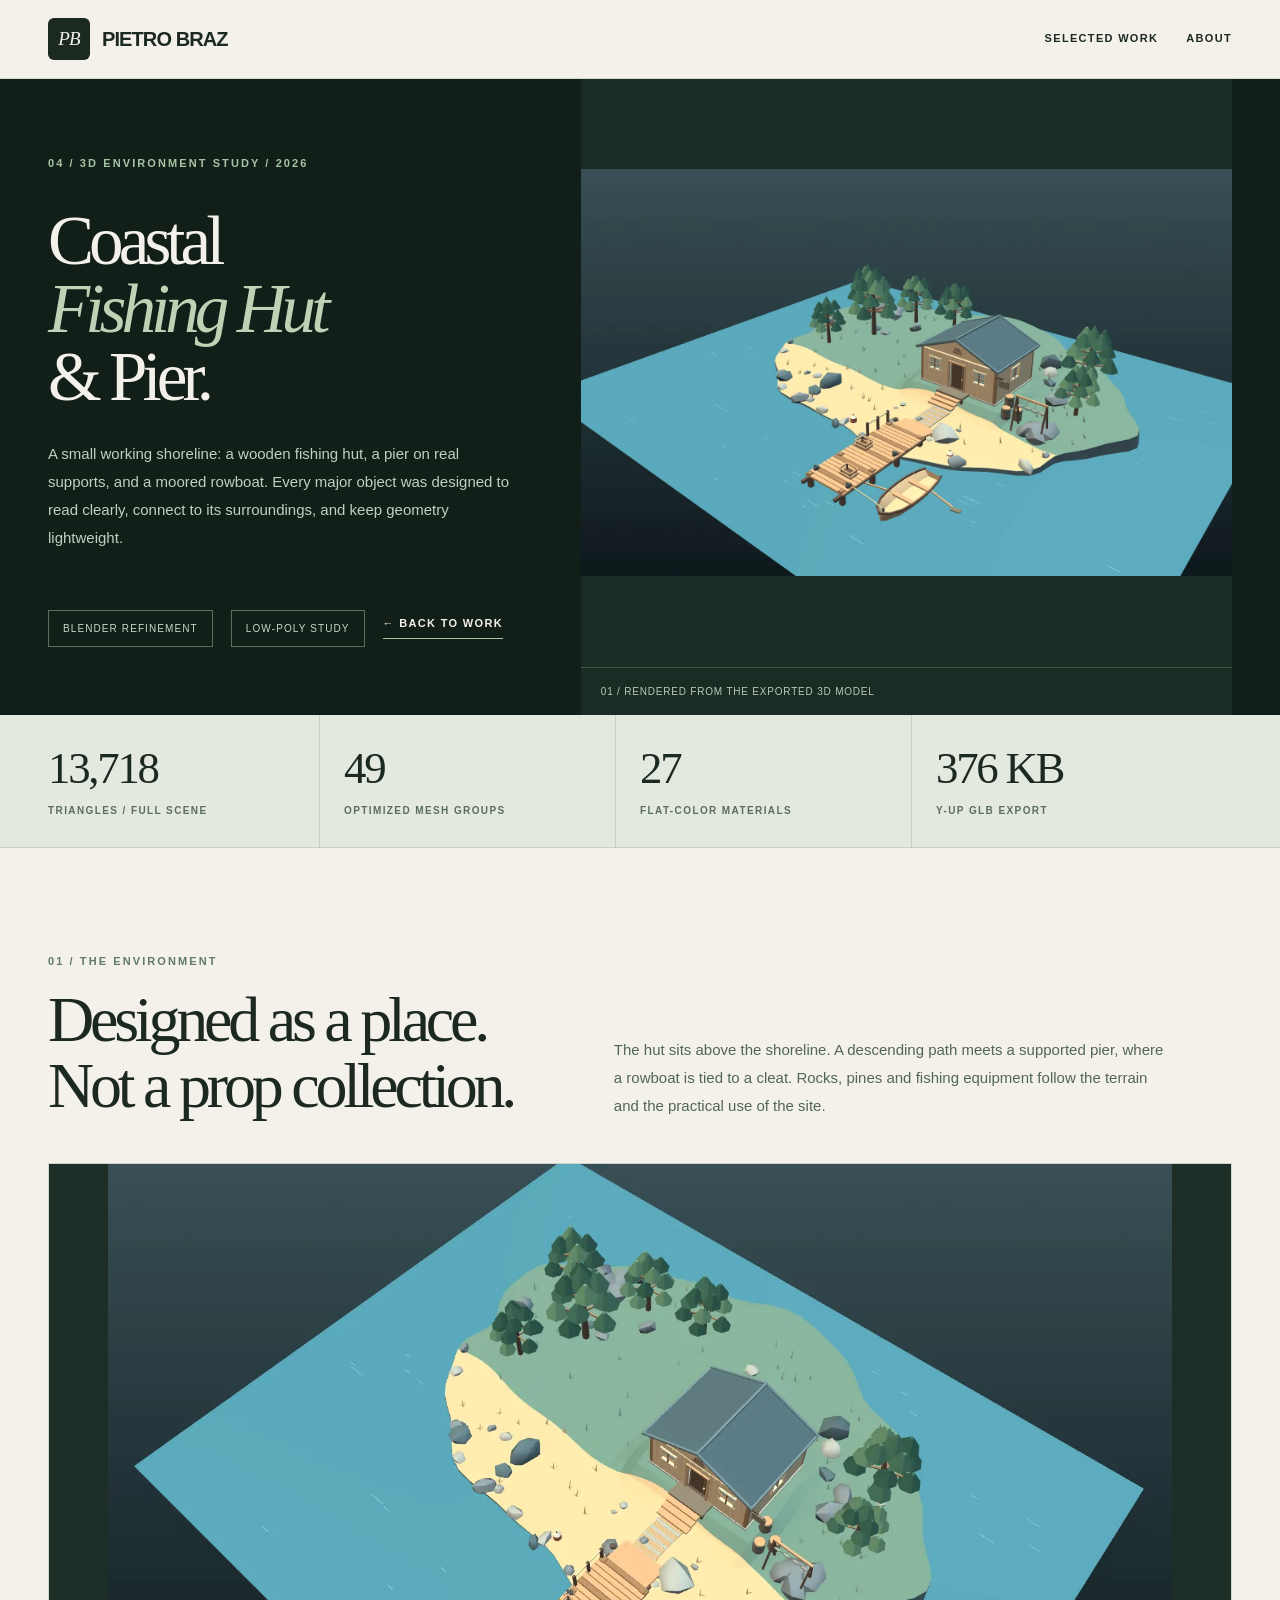
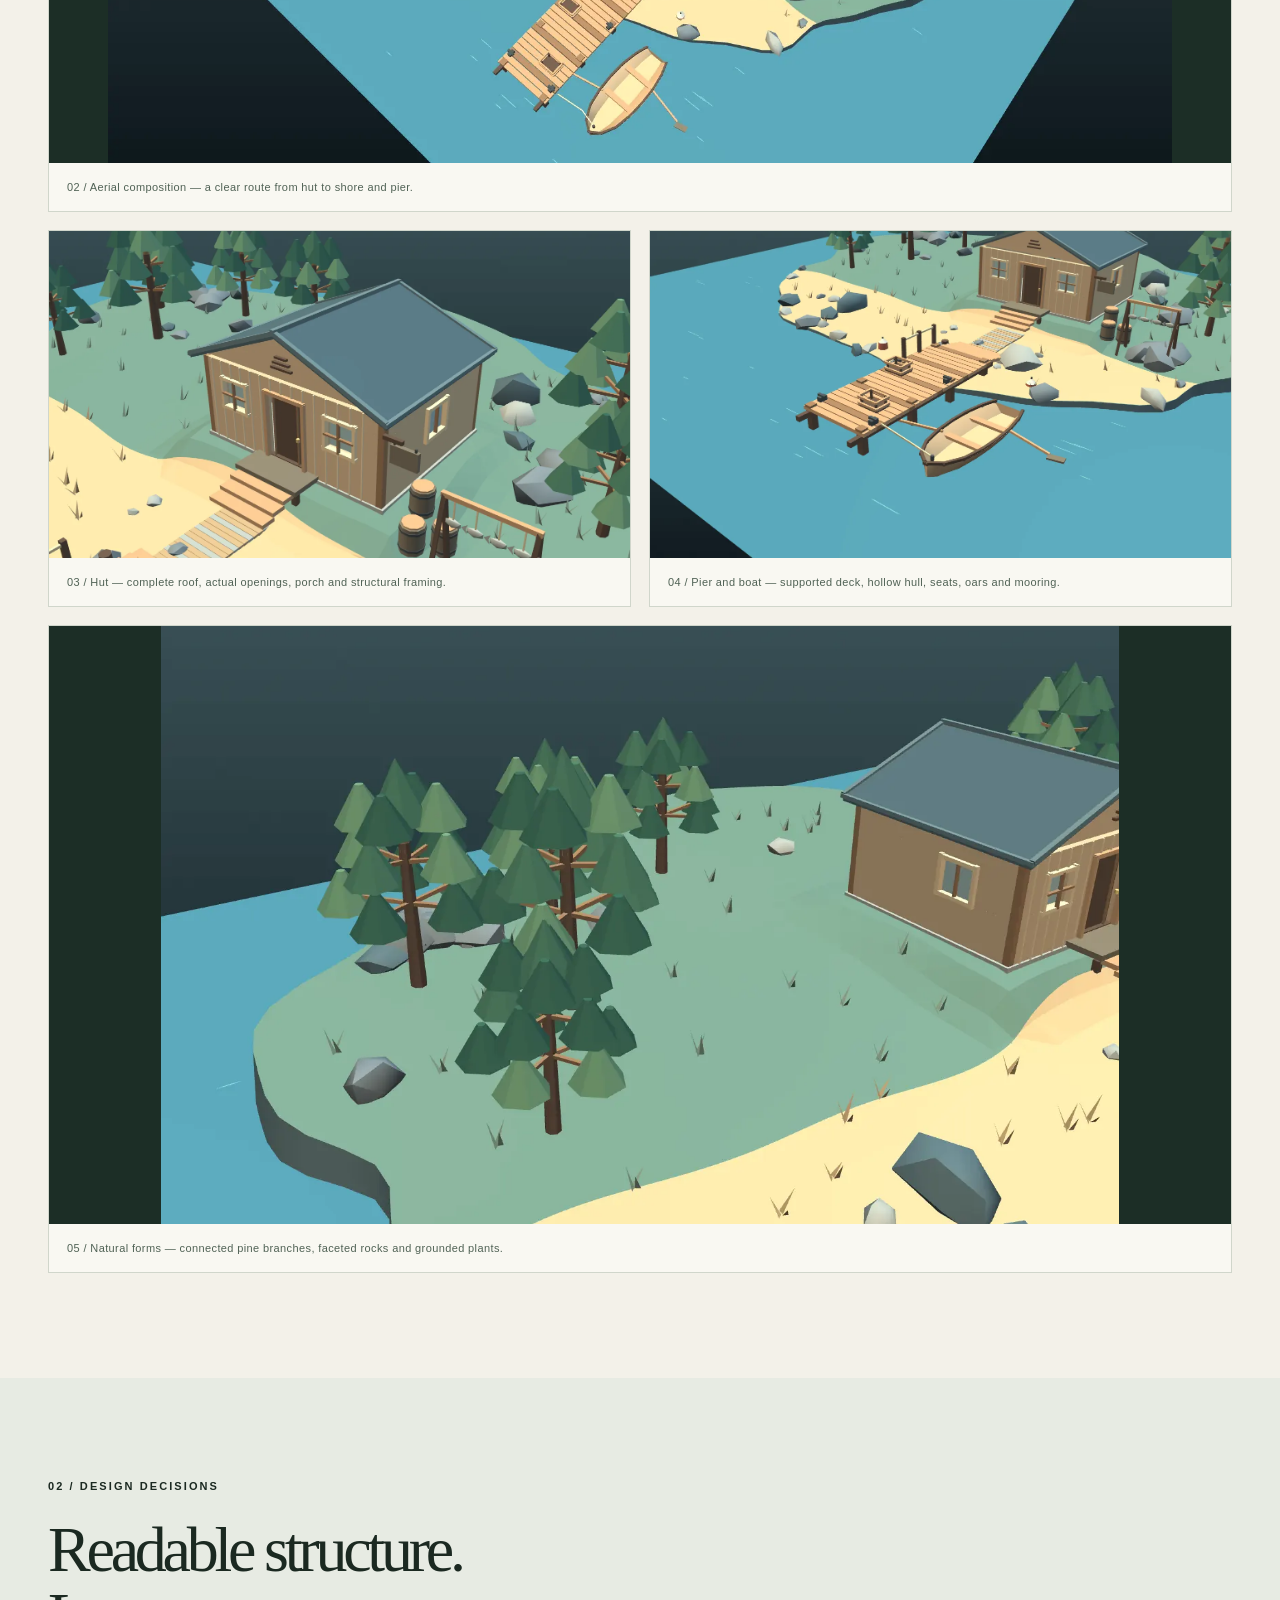
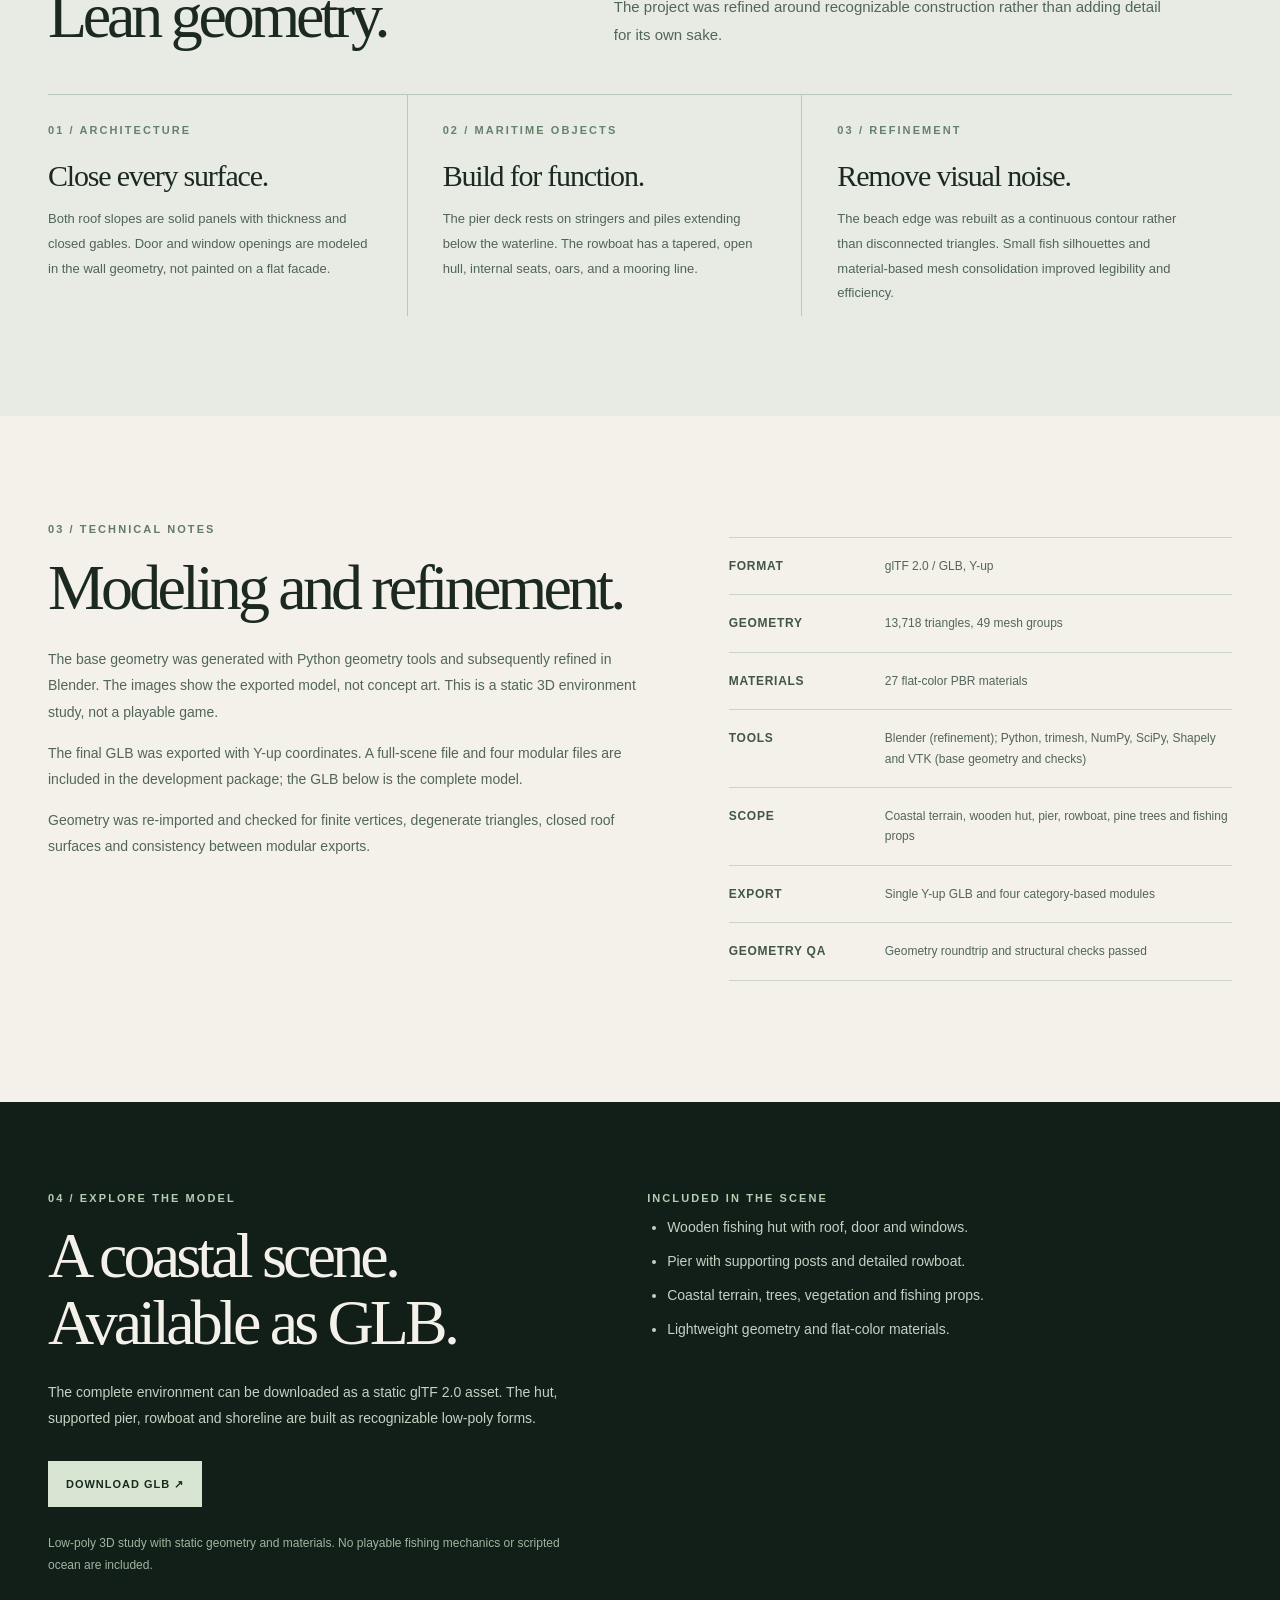
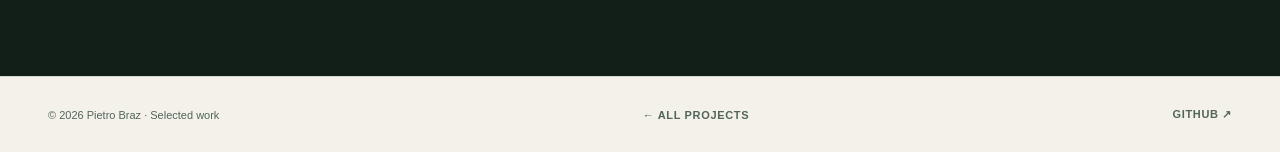
<file: projects/coastal-fishing-hut-pier.html>
<!doctype html>
<html lang="en">
<head>
<meta charset="utf-8">
<meta name="viewport" content="width=device-width, initial-scale=1">
<meta name="theme-color" content="#1b2921">
<meta name="author" content="Pietro Braz">
<meta name="description" content="Coastal Fishing Hut & Pier is an original low-poly 3D environment study: a complete wooden fishing hut, supported pier, hollow rowboat and coherent coastal terrain. View real model renders and technical notes.">
<meta name="robots" content="index, follow, max-image-preview:large">
<link rel="canonical" href="https://pie030.github.io/projects/coastal-fishing-hut-pier.html">
<link rel="icon" href="../favicon.svg" type="image/svg+xml">
<meta property="og:type" content="article">
<meta property="og:title" content="Coastal Fishing Hut & Pier — Pietro Braz">
<meta property="og:description" content="An original low-poly coastal environment study: 13,718 triangles, 49 mesh groups, a hollow rowboat and a downloadable Y-up GLB.">
<meta property="og:url" content="https://pie030.github.io/projects/coastal-fishing-hut-pier.html">
<meta property="og:image" content="https://pie030.github.io/assets/coastal-social.jpg">
<meta property="og:image:width" content="1200"><meta property="og:image:height" content="630">
<meta name="twitter:card" content="summary_large_image">
<meta name="twitter:image" content="https://pie030.github.io/assets/coastal-social.jpg">
<title>Coastal Fishing Hut & Pier — Pietro Braz</title>
<link rel="stylesheet" href="../css/creekside.css">
</head>
<body>
<a class="skip" href="#main">Skip to content</a>
<header class="header"><div class="wrap header-inner"><a class="brand" href="../index.html" aria-label="Pietro Braz, portfolio home"><span class="mark" aria-hidden="true">PB</span><span>PIETRO BRAZ</span></a><nav class="nav" aria-label="Project navigation"><a href="../index.html#work">Selected work</a><a href="../index.html#about">About</a></nav></div></header>
<main id="main">
<section class="hero"><div class="wrap hero-grid">
<div class="hero-copy"><div><div class="eyebrow">04 / 3D Environment Study / 2026</div><h1>Coastal<br><em>Fishing Hut</em><br>&amp; Pier.</h1><p>A small working shoreline: a wooden fishing hut, a pier on real supports, and a moored rowboat. Every major object was designed to read clearly, connect to its surroundings, and keep geometry lightweight.</p></div><div class="hero-bottom"><span class="pill">Blender refinement</span><span class="pill">Low-poly study</span><a class="back" href="../index.html#work">← Back to work</a></div></div>
<figure class="hero-visual"><img src="../assets/coastal-hero.webp" width="1600" height="1000" alt="Actual 3D render of a low-poly fishing hut on an island, with a wooden pier, rowboat, sandy shore and pines" fetchpriority="high"><figcaption>01 / Rendered from the exported 3D model</figcaption></figure>
</div></section>
<div class="stats"><div class="wrap stats-grid"><div class="stat"><strong>13,718</strong><span>Triangles / Full scene</span></div><div class="stat"><strong>49</strong><span>Optimized mesh groups</span></div><div class="stat"><strong>27</strong><span>Flat-color materials</span></div><div class="stat"><strong>376 KB</strong><span>Y-up GLB export</span></div></div></div>
<section class="section" id="scene"><div class="wrap"><div class="section-head"><div><div class="eyebrow">01 / The environment</div><h2>Designed as a place.<br>Not a prop collection.</h2></div><p>The hut sits above the shoreline. A descending path meets a supported pier, where a rowboat is tied to a cleat. Rocks, pines and fishing equipment follow the terrain and the practical use of the site.</p></div>
<div class="gallery">
<figure class="frame wide"><img src="../assets/coastal-aerial.webp" alt="Aerial view showing the hut, descending path, supported pier, boat, beach and wooded headland" width="1600" height="900" loading="lazy"><figcaption>02 / Aerial composition — a clear route from hut to shore and pier.</figcaption></figure>
<figure class="frame half"><img src="../assets/coastal-hut.webp" alt="Close-up of the wooden fishing hut with fully closed gabled roof, actual window openings, door, porch and stairs" width="1400" height="875" loading="lazy"><figcaption>03 / Hut — complete roof, actual openings, porch and structural framing.</figcaption></figure>
<figure class="frame half"><img src="../assets/coastal-boat.webp" alt="Close-up of the pier with support piles below the water, crates, cleats and a hollow tapered rowboat with oars" width="1400" height="875" loading="lazy"><figcaption>04 / Pier and boat — supported deck, hollow hull, seats, oars and mooring.</figcaption></figure>
<figure class="frame wide"><img src="../assets/coastal-nature.webp" alt="Faceted pines with connected trunks and branches, coastal rocks and grasses on the land" width="1400" height="875" loading="lazy"><figcaption>05 / Natural forms — connected pine branches, faceted rocks and grounded plants.</figcaption></figure>
</div></div></section>
<section class="process"><div class="wrap"><div class="eyebrow">02 / Design decisions</div><div class="section-head" style="margin-top:4px;margin-bottom:0"><h2>Readable structure.<br>Lean geometry.</h2><p>The project was refined around recognizable construction rather than adding detail for its own sake.</p></div><div class="process-grid">
<div class="process-item"><div class="eyebrow">01 / Architecture</div><h3>Close every surface.</h3><p>Both roof slopes are solid panels with thickness and closed gables. Door and window openings are modeled in the wall geometry, not painted on a flat facade.</p></div>
<div class="process-item"><div class="eyebrow">02 / Maritime objects</div><h3>Build for function.</h3><p>The pier deck rests on stringers and piles extending below the waterline. The rowboat has a tapered, open hull, internal seats, oars, and a mooring line.</p></div>
<div class="process-item"><div class="eyebrow">03 / Refinement</div><h3>Remove visual noise.</h3><p>The beach edge was rebuilt as a continuous contour rather than disconnected triangles. Small fish silhouettes and material-based mesh consolidation improved legibility and efficiency.</p></div>
</div></div></section>
<section class="section"><div class="wrap details"><div><div class="eyebrow">03 / Technical notes</div><h2>Modeling and refinement.</h2><p>The base geometry was generated with Python geometry tools and subsequently refined in Blender. The images show the exported model, not concept art. This is a static 3D environment study, not a playable game.</p><p>The final GLB was exported with Y-up coordinates. A full-scene file and four modular files are included in the development package; the GLB below is the complete model.</p><p>Geometry was re-imported and checked for finite vertices, degenerate triangles, closed roof surfaces and consistency between modular exports.</p></div><dl class="facts"><div class="fact"><dt>Format</dt><dd>glTF 2.0 / GLB, Y-up</dd></div><div class="fact"><dt>Geometry</dt><dd>13,718 triangles, 49 mesh groups</dd></div><div class="fact"><dt>Materials</dt><dd>27 flat-color PBR materials</dd></div><div class="fact"><dt>Tools</dt><dd>Blender (refinement); Python, trimesh, NumPy, SciPy, Shapely and VTK (base geometry and checks)</dd></div><div class="fact"><dt>Scope</dt><dd>Coastal terrain, wooden hut, pier, rowboat, pine trees and fishing props</dd></div><div class="fact"><dt>Export</dt><dd>Single Y-up GLB and four category-based modules</dd></div><div class="fact"><dt>Geometry QA</dt><dd>Geometry roundtrip and structural checks passed</dd></div></dl></div></section>
<section class="status"><div class="wrap status-grid"><div><div class="eyebrow">04 / Explore the model</div><h2>A coastal scene.<br>Available as GLB.</h2><p>The complete environment can be downloaded as a static glTF 2.0 asset. The hut, supported pier, rowboat and shoreline are built as recognizable low-poly forms.</p><div class="actions"><a class="action primary" href="../assets/coastal-fishing-hut-pier-yup.glb" download>Download GLB ↗</a></div><p class="status-note">Low-poly 3D study with static geometry and materials. No playable fishing mechanics or scripted ocean are included.</p></div><div><div class="eyebrow">Included in the scene</div><ul><li>Wooden fishing hut with roof, door and windows.</li><li>Pier with supporting posts and detailed rowboat.</li><li>Coastal terrain, trees, vegetation and fishing props.</li><li>Lightweight geometry and flat-color materials.</li></ul></div></div></section>
</main>
<footer class="footer"><div class="wrap footer-inner"><span>© 2026 Pietro Braz · Selected work</span><a href="../index.html#work">← All projects</a><a href="https://github.com/pie030" target="_blank" rel="noopener noreferrer">GitHub ↗</a></div></footer>
</body></html>
</file>
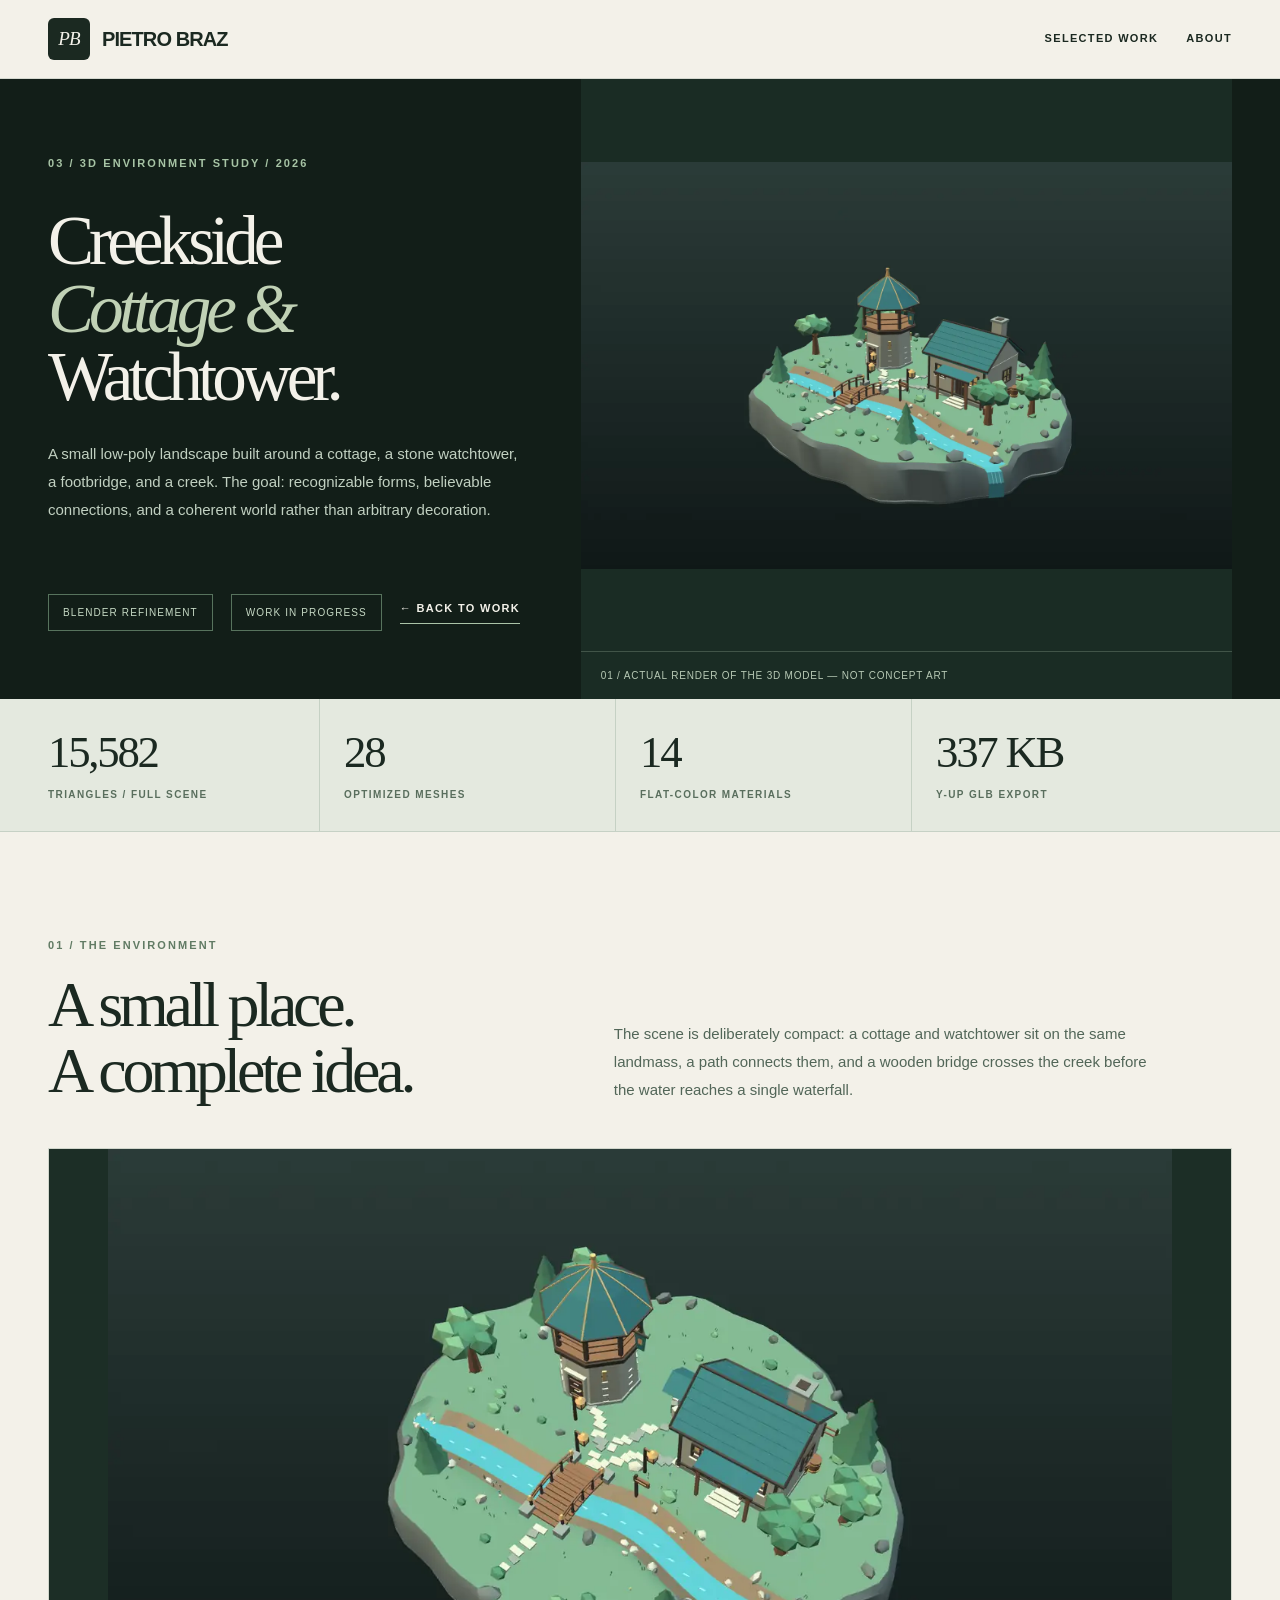
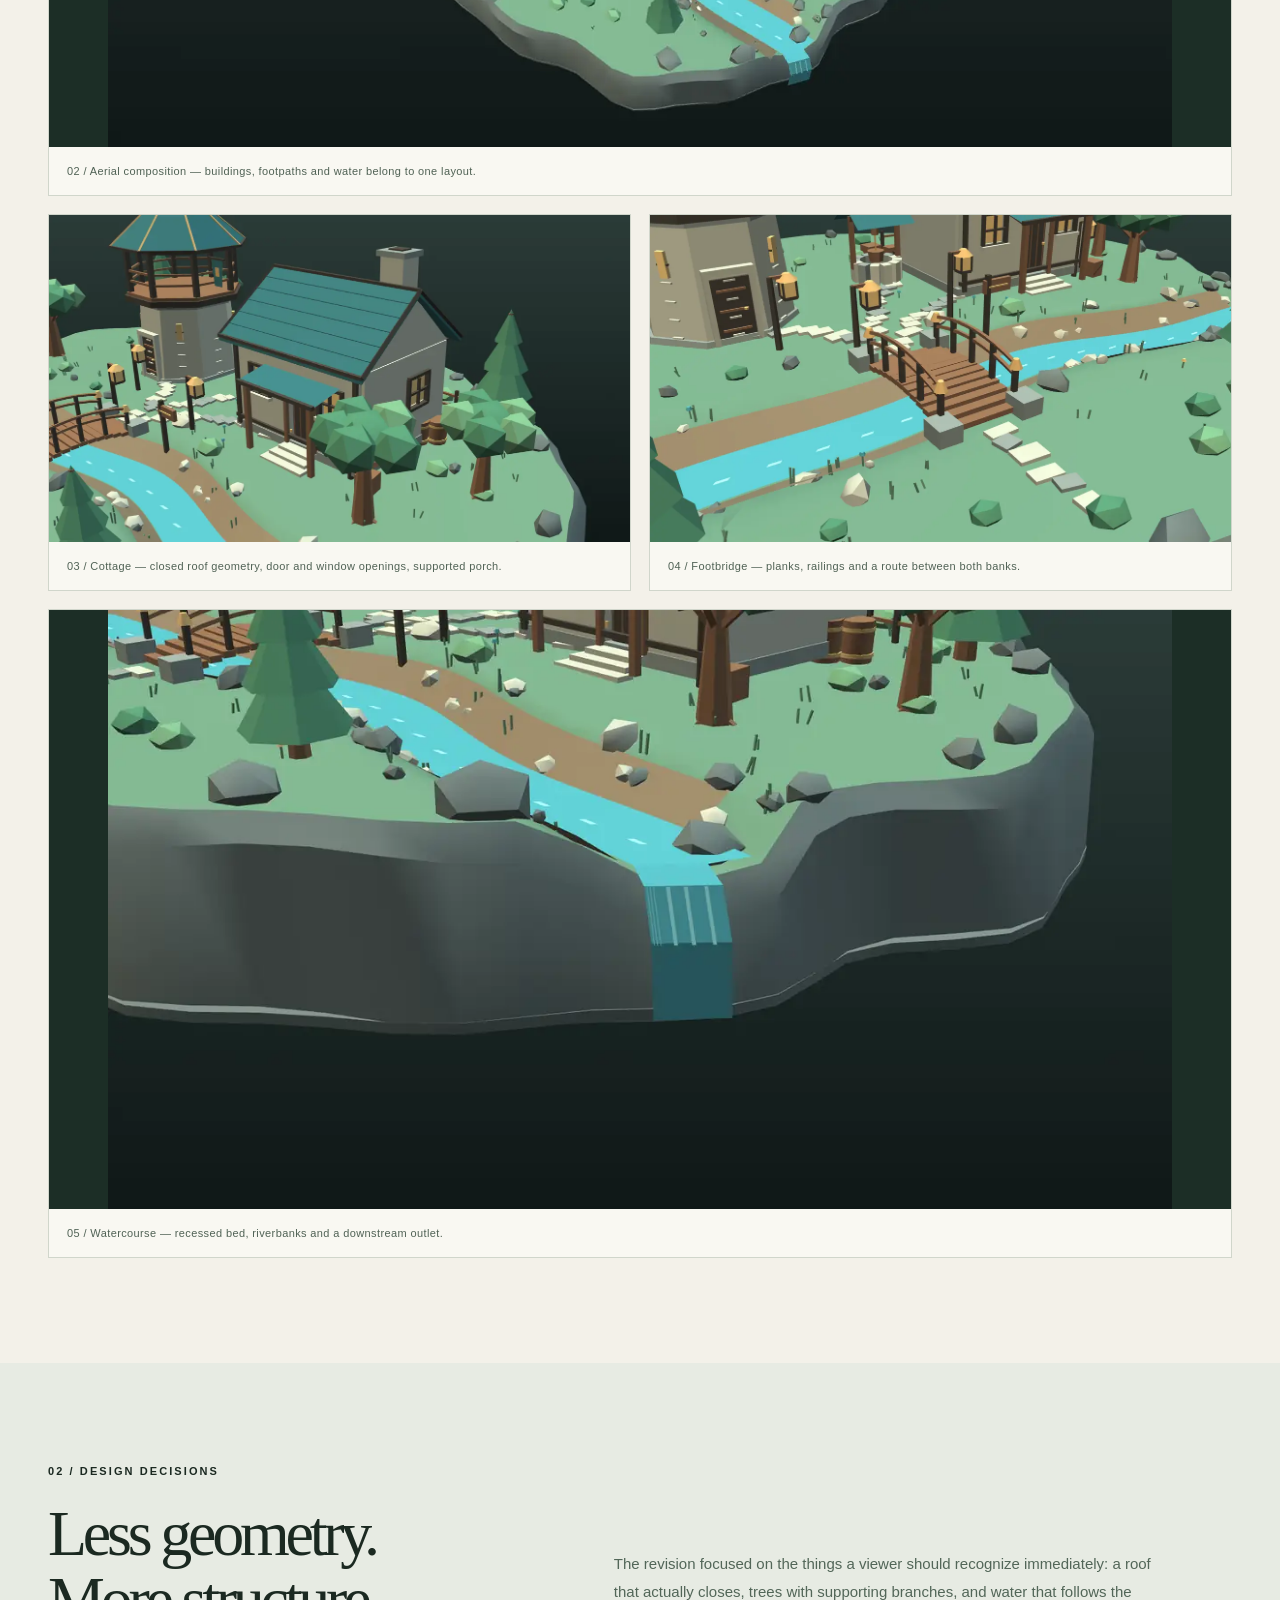
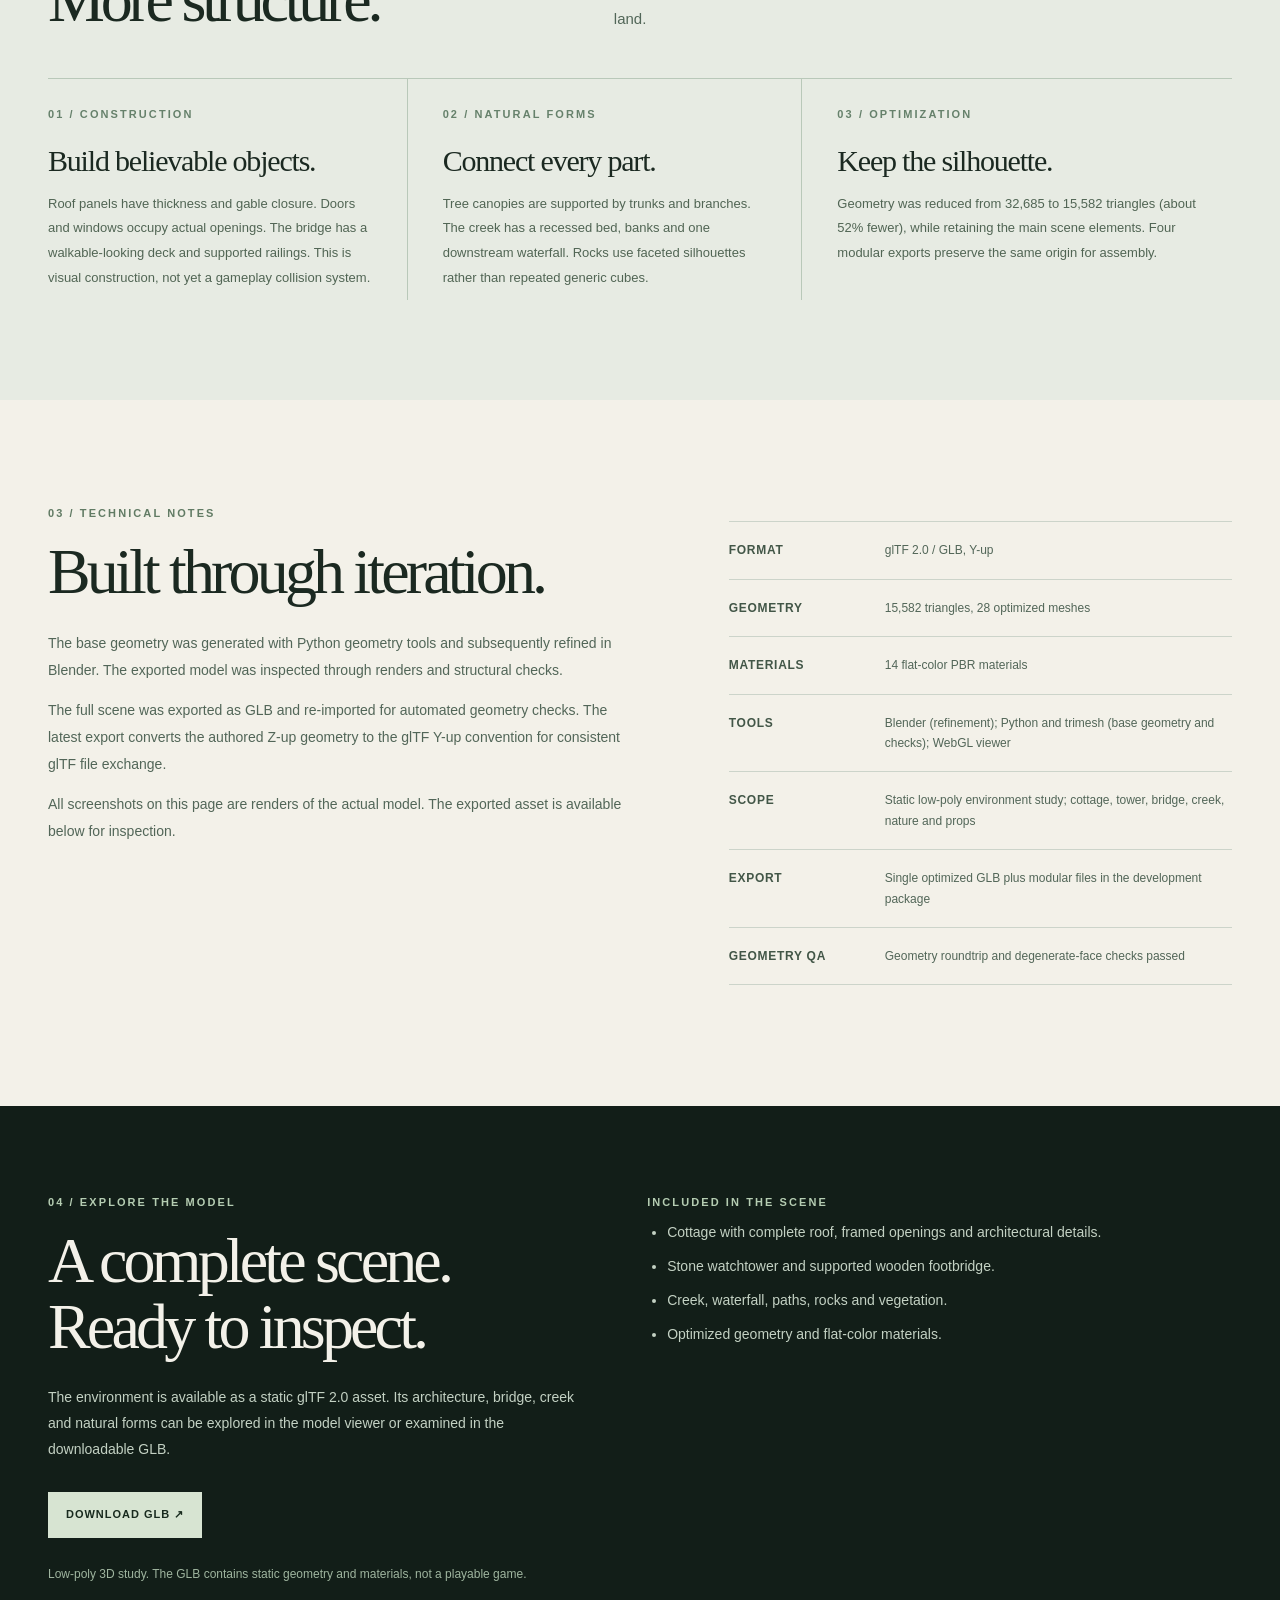
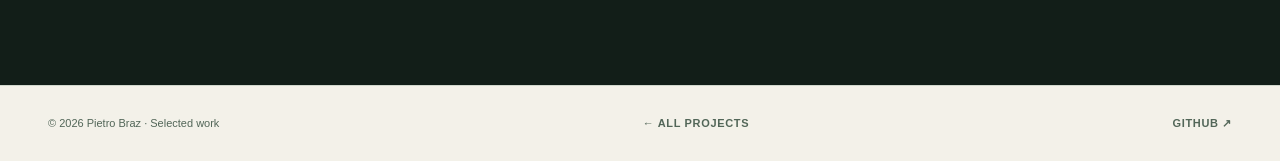
<file: projects/creekside-cottage-watchtower.html>
<!doctype html>
<html lang="en">
<head>
<meta charset="utf-8">
<meta name="viewport" content="width=device-width, initial-scale=1">
<meta name="theme-color" content="#1b2921">
<meta name="author" content="Pietro Braz">
<meta name="description" content="Creekside Cottage & Watchtower is a low-poly 3D environment study refined in Blender designed around recognizable architecture, natural forms, and efficient low-poly geometry. See real model renders and technical details.">
<meta name="robots" content="index, follow, max-image-preview:large">
<link rel="canonical" href="https://pie030.github.io/projects/creekside-cottage-watchtower.html">
<link rel="icon" href="../favicon.svg" type="image/svg+xml">
<meta property="og:type" content="article">
<meta property="og:title" content="Creekside Cottage & Watchtower — Pietro Braz">
<meta property="og:description" content="A low-poly environment study with Blender refinements: 15,582 triangles, 14 materials, and a downloadable Y-up GLB export.">
<meta property="og:url" content="https://pie030.github.io/projects/creekside-cottage-watchtower.html">
<meta property="og:image" content="https://pie030.github.io/assets/creekside-social.jpg">
<meta property="og:image:width" content="1200">
<meta property="og:image:height" content="630">
<meta name="twitter:card" content="summary_large_image">
<meta name="twitter:image" content="https://pie030.github.io/assets/creekside-social.jpg">
<title>Creekside Cottage & Watchtower — Pietro Braz</title>
<link rel="stylesheet" href="../css/creekside.css">
</head>
<body>
<a class="skip" href="#main">Skip to content</a>
<header class="header"><div class="wrap header-inner">
<a class="brand" href="../index.html" aria-label="Pietro Braz, portfolio home"><span class="mark" aria-hidden="true">PB</span><span>PIETRO BRAZ</span></a>
<nav class="nav" aria-label="Project navigation"><a href="../index.html#work">Selected work</a><a href="../index.html#about">About</a></nav>
</div></header>
<main id="main">
<section class="hero"><div class="wrap hero-grid">
<div class="hero-copy"><div><div class="eyebrow">03 / 3D Environment Study / 2026</div><h1>Creekside<br><em>Cottage &</em><br>Watchtower.</h1><p>A small low-poly landscape built around a cottage, a stone watchtower, a footbridge, and a creek. The goal: recognizable forms, believable connections, and a coherent world rather than arbitrary decoration.</p></div><div class="hero-bottom"><span class="pill">Blender refinement</span><span class="pill">Work in progress</span><a class="back" href="../index.html#work">← Back to work</a></div></div>
<figure class="hero-visual"><img src="../assets/creekside-hero.webp" width="1600" height="1000" alt="Actual render of the low-poly scene: a watchtower and cottage beside a creek crossed by a wooden footbridge" fetchpriority="high"><figcaption>01 / Actual render of the 3D model — not concept art</figcaption></figure>
</div></section>
<div class="stats"><div class="wrap stats-grid"><div class="stat"><strong>15,582</strong><span>Triangles / Full scene</span></div><div class="stat"><strong>28</strong><span>Optimized meshes</span></div><div class="stat"><strong>14</strong><span>Flat-color materials</span></div><div class="stat"><strong>337 KB</strong><span>Y-up GLB export</span></div></div></div>
<section class="section" id="scene"><div class="wrap"><div class="section-head"><div><div class="eyebrow">01 / The environment</div><h2>A small place.<br>A complete idea.</h2></div><p>The scene is deliberately compact: a cottage and watchtower sit on the same landmass, a path connects them, and a wooden bridge crosses the creek before the water reaches a single waterfall.</p></div>
<div class="gallery"><figure class="frame wide"><img src="../assets/creekside-aerial.webp" alt="Aerial render showing the entire low-poly landmass, buildings, paths, creek and bridge" width="1400" height="788" loading="lazy"><figcaption>02 / Aerial composition — buildings, footpaths and water belong to one layout.</figcaption></figure>
<figure class="frame half"><img src="../assets/creekside-cottage.webp" alt="Close-up of the low-poly cottage with a closed gabled roof, walls, door and windows" width="1200" height="675" loading="lazy"><figcaption>03 / Cottage — closed roof geometry, door and window openings, supported porch.</figcaption></figure>
<figure class="frame half"><img src="../assets/creekside-bridge.webp" alt="Close-up of the wooden footbridge with railings and planks over the creek" width="1200" height="675" loading="lazy"><figcaption>04 / Footbridge — planks, railings and a route between both banks.</figcaption></figure>
<figure class="frame wide"><img src="../assets/creekside-waterfall.webp" alt="Close-up render of the creek outlet and waterfall descending from the edge of the terrain" width="1200" height="675" loading="lazy"><figcaption>05 / Watercourse — recessed bed, riverbanks and a downstream outlet.</figcaption></figure></div>
</div></section>
<section class="process"><div class="wrap"><div class="eyebrow">02 / Design decisions</div><div class="section-head" style="margin-top:4px;margin-bottom:0"><h2>Less geometry.<br>More structure.</h2><p>The revision focused on the things a viewer should recognize immediately: a roof that actually closes, trees with supporting branches, and water that follows the land.</p></div><div class="process-grid"><div class="process-item"><div class="eyebrow">01 / Construction</div><h3>Build believable objects.</h3><p>Roof panels have thickness and gable closure. Doors and windows occupy actual openings. The bridge has a walkable-looking deck and supported railings. This is visual construction, not yet a gameplay collision system.</p></div><div class="process-item"><div class="eyebrow">02 / Natural forms</div><h3>Connect every part.</h3><p>Tree canopies are supported by trunks and branches. The creek has a recessed bed, banks and one downstream waterfall. Rocks use faceted silhouettes rather than repeated generic cubes.</p></div><div class="process-item"><div class="eyebrow">03 / Optimization</div><h3>Keep the silhouette.</h3><p>Geometry was reduced from 32,685 to 15,582 triangles (about 52% fewer), while retaining the main scene elements. Four modular exports preserve the same origin for assembly.</p></div></div></div></section>
<section class="section"><div class="wrap details"><div><div class="eyebrow">03 / Technical notes</div><h2>Built through iteration.</h2><p>The base geometry was generated with Python geometry tools and subsequently refined in Blender. The exported model was inspected through renders and structural checks.</p><p>The full scene was exported as GLB and re-imported for automated geometry checks. The latest export converts the authored Z-up geometry to the glTF Y-up convention for consistent glTF file exchange.</p><p>All screenshots on this page are renders of the actual model. The exported asset is available below for inspection.</p></div><dl class="facts"><div class="fact"><dt>Format</dt><dd>glTF 2.0 / GLB, Y-up</dd></div><div class="fact"><dt>Geometry</dt><dd>15,582 triangles, 28 optimized meshes</dd></div><div class="fact"><dt>Materials</dt><dd>14 flat-color PBR materials</dd></div><div class="fact"><dt>Tools</dt><dd>Blender (refinement); Python and trimesh (base geometry and checks); WebGL viewer</dd></div><div class="fact"><dt>Scope</dt><dd>Static low-poly environment study; cottage, tower, bridge, creek, nature and props</dd></div><div class="fact"><dt>Export</dt><dd>Single optimized GLB plus modular files in the development package</dd></div><div class="fact"><dt>Geometry QA</dt><dd>Geometry roundtrip and degenerate-face checks passed</dd></div></dl></div></section>
<section class="status"><div class="wrap status-grid"><div><div class="eyebrow">04 / Explore the model</div><h2>A complete scene.<br>Ready to inspect.</h2><p>The environment is available as a static glTF 2.0 asset. Its architecture, bridge, creek and natural forms can be explored in the model viewer or examined in the downloadable GLB.</p><div class="actions"><a class="action primary" href="../assets/creekside-yup-v03.glb" download>Download GLB ↗</a></div><p class="status-note">Low-poly 3D study. The GLB contains static geometry and materials, not a playable game.</p></div><div><div class="eyebrow">Included in the scene</div><ul><li>Cottage with complete roof, framed openings and architectural details.</li><li>Stone watchtower and supported wooden footbridge.</li><li>Creek, waterfall, paths, rocks and vegetation.</li><li>Optimized geometry and flat-color materials.</li></ul></div></div></section>
</main>
<footer class="footer"><div class="wrap footer-inner"><span>© 2026 Pietro Braz · Selected work</span><a href="../index.html#work">← All projects</a><a href="https://github.com/pie030" target="_blank" rel="noopener noreferrer">GitHub ↗</a></div></footer>
</body>
</html>
</file>
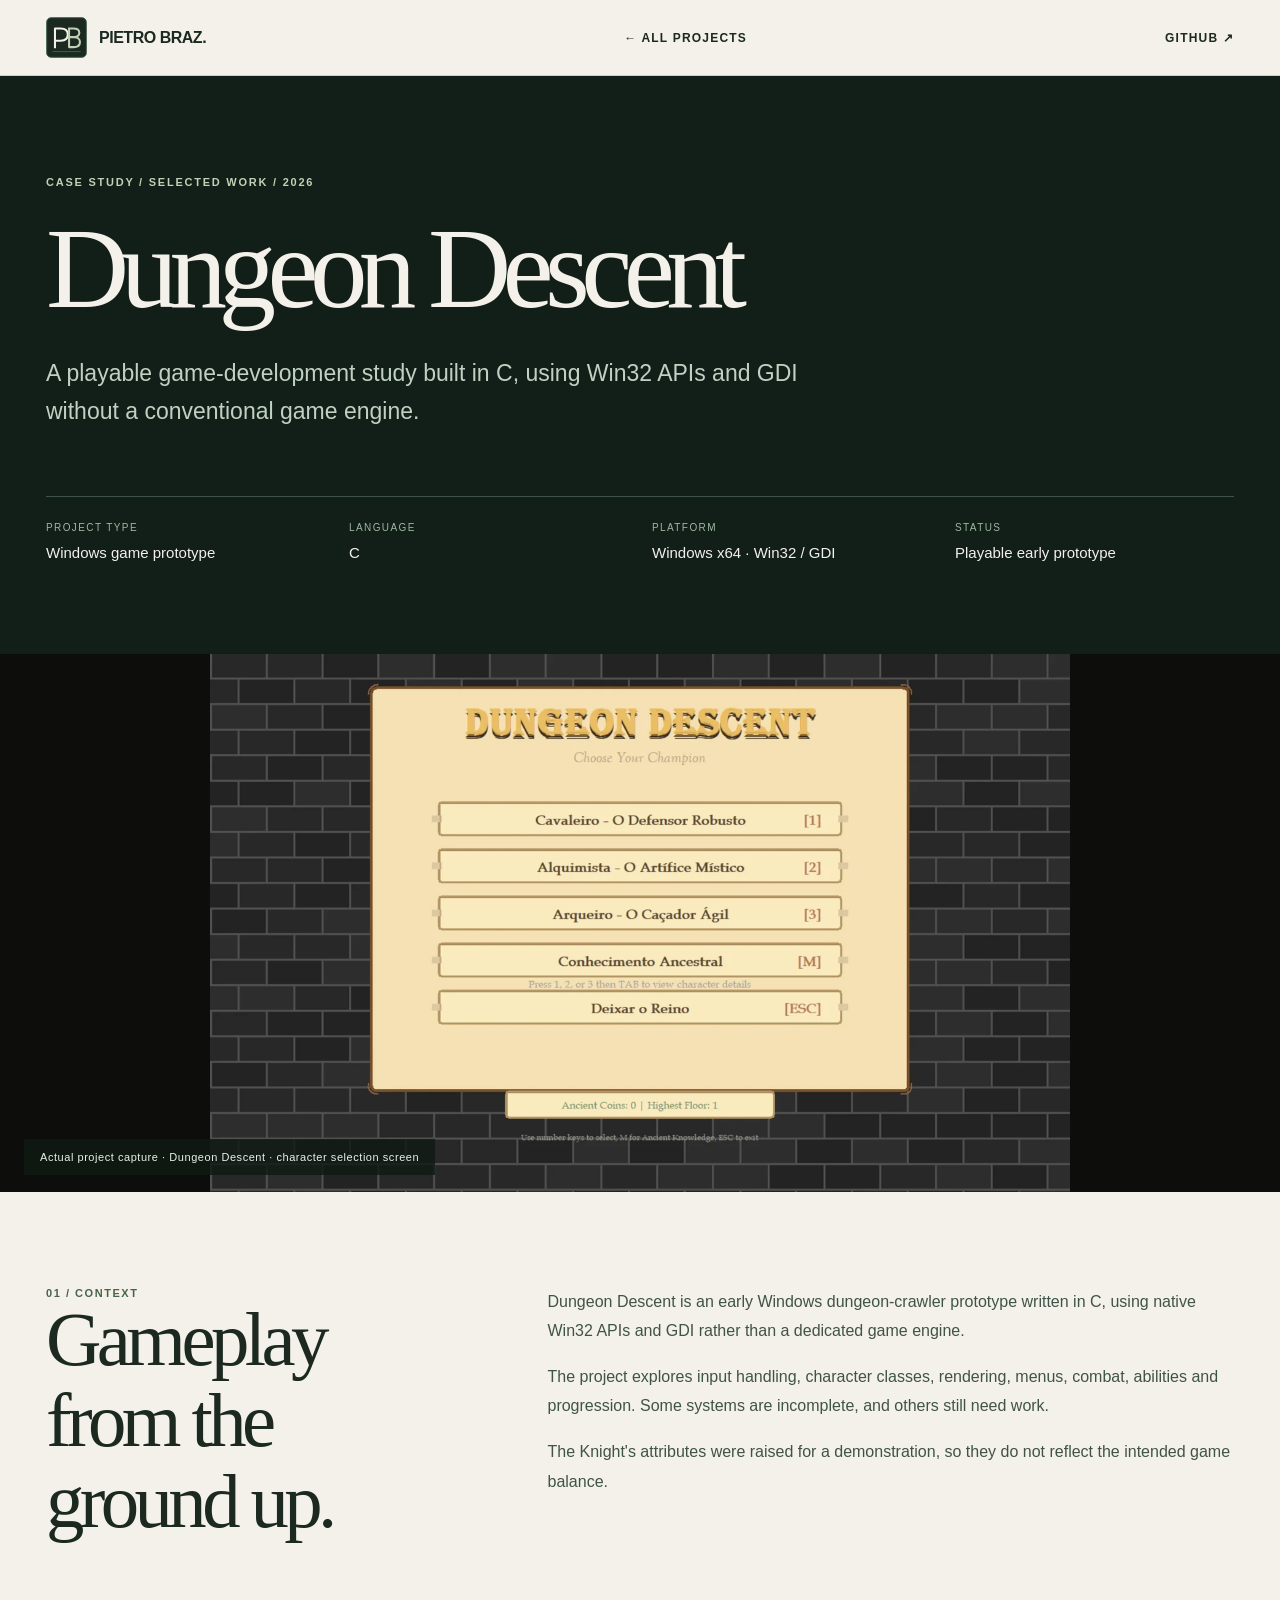
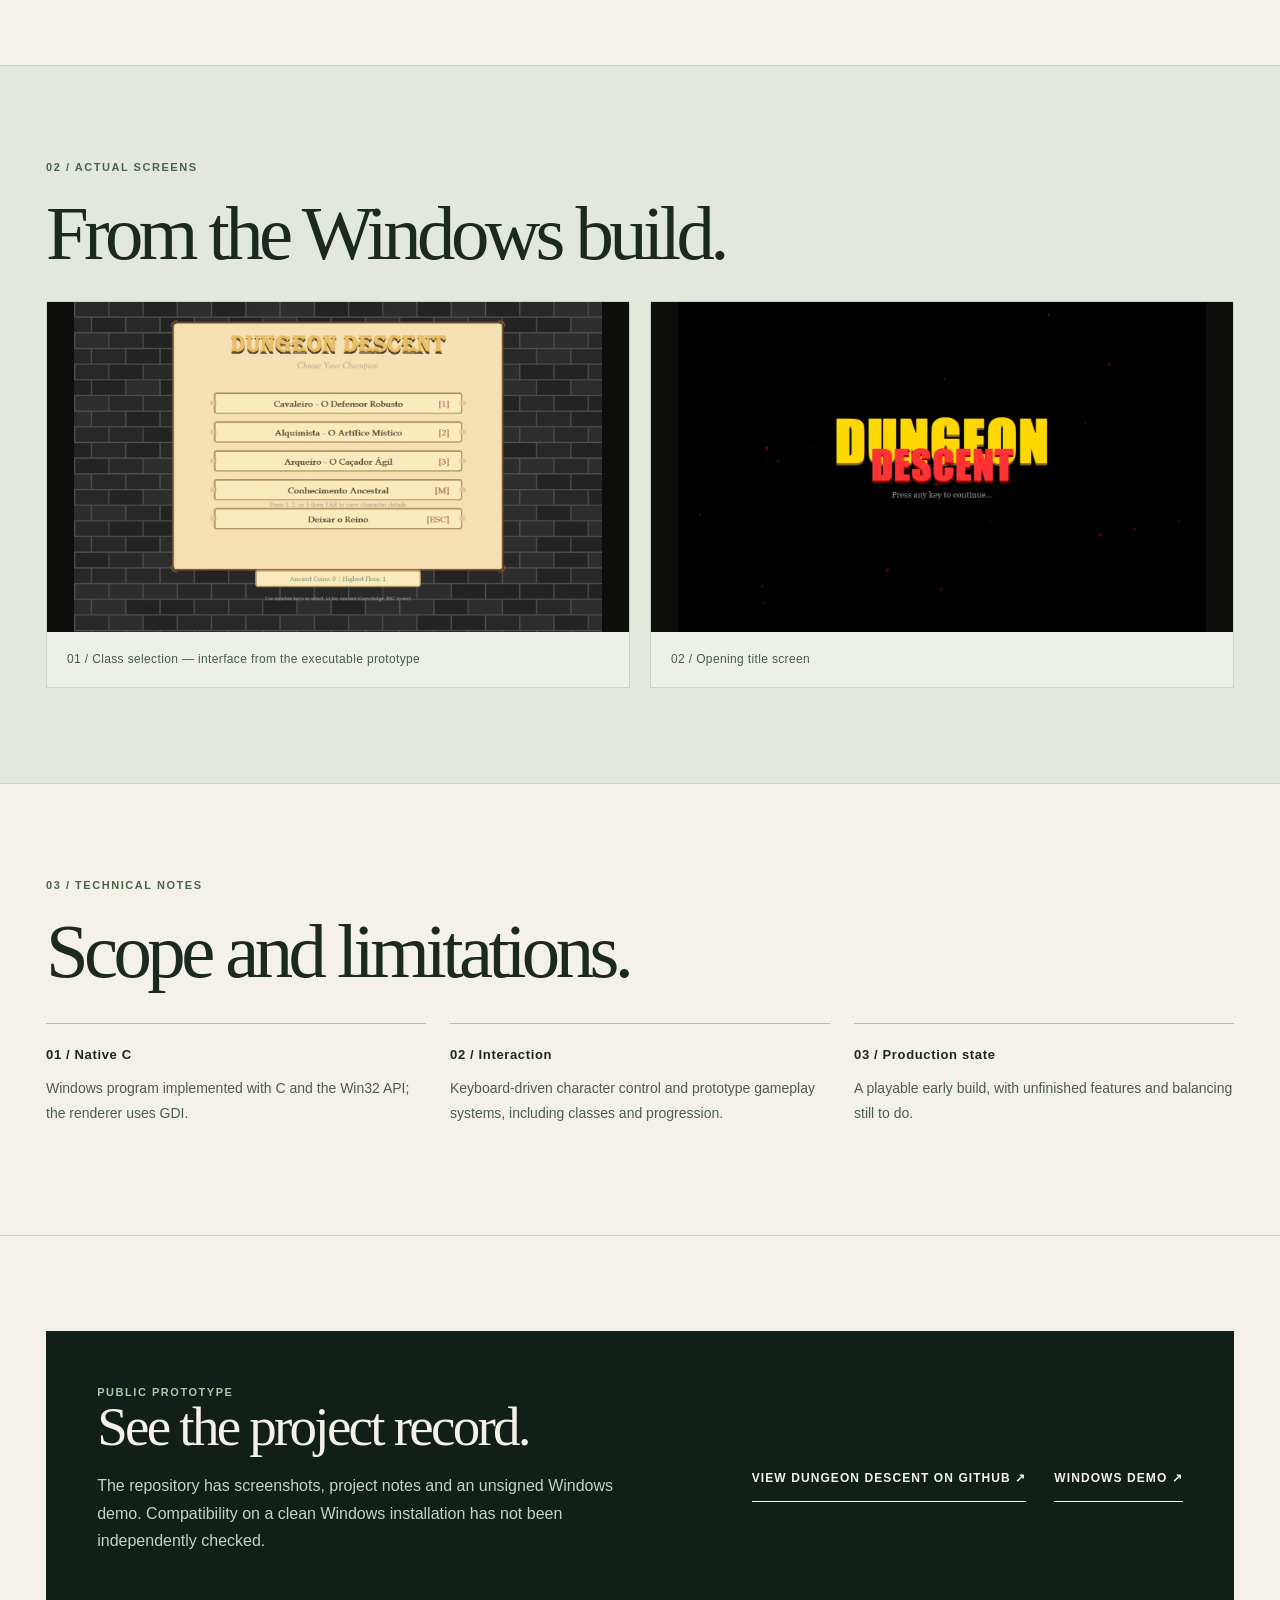
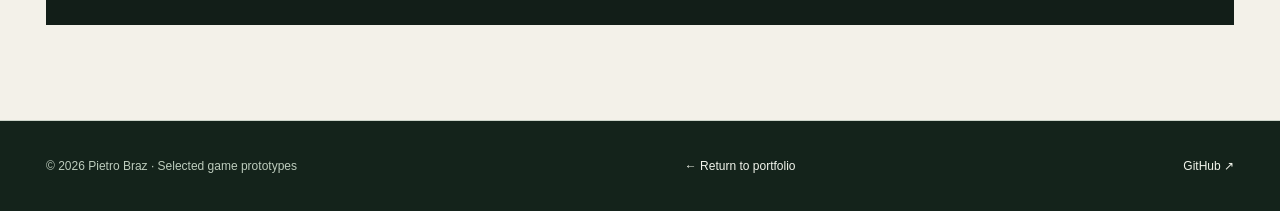
<file: projects/dungeon-descent.html>
<!DOCTYPE html>

<html lang="en">
<head>
<meta charset="utf-8"/>
<meta content="width=device-width,initial-scale=1" name="viewport"/>
<meta content="#1b2921" name="theme-color"/>
<meta content="Dungeon Descent is a playable early dungeon-crawler prototype developed in C using the Windows API and GDI, without a game engine." name="description"/>
<link href="https://pie030.github.io/projects/dungeon-descent.html" rel="canonical"/>
<link href="[data-uri]" rel="icon" type="image/svg+xml"/>
<link href="[data-uri]" rel="apple-touch-icon"/>
<meta content="article" property="og:type"/>
<meta content="Dungeon Descent — Pietro Braz" property="og:title"/>
<meta content="Dungeon Descent is a playable early dungeon-crawler prototype developed in C using the Windows API and GDI, without a game engine." property="og:description"/>
<meta content="https://raw.githubusercontent.com/pie030/Dungeon-Descent/main/assets/character-selection.png" property="og:image"/>
<meta content="https://pie030.github.io/projects/dungeon-descent.html" property="og:url"/>
<meta content="summary_large_image" name="twitter:card"/>
<meta content="https://raw.githubusercontent.com/pie030/Dungeon-Descent/main/assets/character-selection.png" name="twitter:image"/>
<title>
   Dungeon Descent — Pietro Braz
  </title>
<style data-purpose="portfolio-layout">/* Project pages
   Pietro Braz — portfolio
   Keep layout, type, and responsive rules together when editing.
*/

:root {
  --ink: #1b2921;
  --deep: #121e18;
  --paper: #f3f1e9;
  --sage: #c0d1b5;
  --muted: #5a6c5e;
  --line: #cbd3c9;
  --serif: Georgia,"Times New Roman",serif;
  --sans: Arial,Helvetica,sans-serif;
}

* {
  box-sizing: border-box;
}

html {
  scroll-behavior: smooth;
}

body {
  margin: 0;
  background: var(--paper);
  color: var(--ink);
  font-family: var(--sans);
  -webkit-font-smoothing: antialiased;
}

img {
  max-width: 100%;
  display: block;
}

a {
  color: inherit;
}

button {
  font: inherit;
}

.wrap {
  width: min(1280px,calc(100% - 92px));
  margin: auto;
}

header {
  position: sticky;
  top: 0;
  z-index: 20;
  background: rgba(243,241,233,.96);
  backdrop-filter: blur(12px);
  border-bottom: 1px solid var(--line);
}

.nav {
  display: flex;
  justify-content: space-between;
  align-items: center;
  gap: 16px;
  min-height: 75px;
}

.brand {
  display: flex;
  align-items: center;
  gap: 12px;
  text-decoration: none;
  font-size: 16px;
  font-weight: 800;
  letter-spacing: -.03em;
}

.brand svg {
  width: 41px;
  height: 41px;
  flex: none;
}

.nav a:not(.brand) {
  font-size: 11px;
  text-transform: uppercase;
  letter-spacing: .1em;
  text-decoration: none;
  font-weight: 700;
}

.nav a:hover {
  text-decoration: underline;
  text-underline-offset: 5px;
}

a:focus-visible {
  outline: 3px solid #719678;
  outline-offset: 4px;
}

.hero {
  background: var(--deep);
  color: var(--paper);
}

.intro {
  padding: 100px 0 74px;
}

.over {
  color: var(--sage);
  font-size: 11px;
  letter-spacing: .16em;
  text-transform: uppercase;
  font-weight: bold;
}

.intro h1 {
  font: 400 clamp(66px,9vw,130px)/.98 var(--serif);
  letter-spacing: -.075em;
  margin: 24px 0 30px;
  max-width: 1000px;
}

.intro p {
  color: #c0d1c1;
  max-width: 760px;
  font-size: clamp(17px,2.1vw,23px);
  line-height: 1.65;
}

.meta-grid {
  display: grid;
  grid-template-columns: repeat(4,minmax(0,1fr));
  border-top: 1px solid #405449;
  margin-top: 65px;
  padding: 25px 0 0;
  gap: 24px;
}

.meta-grid dt {
  font-size: 10px;
  color: #9db8a1;
  letter-spacing: .14em;
  text-transform: uppercase;
}

.meta-grid dd {
  font-size: 15px;
  line-height: 1.55;
  margin: 8px 0 0;
}

.hero-image {
  height: clamp(330px,42vw,645px);
  position: relative;
  overflow: hidden;
  background: #21352b;
}

.hero-image img {
  width: 100%;
  height: 100%;
  object-fit: cover;
}

.hero-image figcaption {
  position: absolute;
  bottom: 17px;
  left: 24px;
  background: rgba(15,26,19,.82);
  color: #e8f1e9;
  padding: 12px 16px;
  font-size: 11px;
  letter-spacing: .05em;
}

.hero-image {
  margin: 0;
}

.section {
  padding: 95px 0;
  border-bottom: 1px solid var(--line);
}

.eyebrow {
  font-size: 11px;
  letter-spacing: .14em;
  text-transform: uppercase;
  font-weight: bold;
  color: #667d6a;
}

.section h2 {
  font: 400 clamp(42px,6vw,77px)/1.06 var(--serif);
  letter-spacing: -.06em;
  margin: 20px 0 27px;
}

.lead {
  font-size: 18px;
  line-height: 1.8;
  max-width: 760px;
  color: #42574b;
}

.two-col {
  display: grid;
  grid-template-columns: .75fr 1.25fr;
  gap: clamp(35px,7vw,120px);
  align-items: start;
}

.two-col h2 {
  margin-top: 0;
}

.copy p,.copy li {
  font-size: 16px;
  color: #405348;
  line-height: 1.85;
}

.copy p:first-child {
  margin-top: 0;
}

.copy ul {
  padding-left: 22px;
}

.copy li {
  margin: 8px 0;
}

.shot-grid {
  display: grid;
  grid-template-columns: repeat(2,minmax(0,1fr));
  gap: 20px;
}

.shot-grid figure {
  margin: 0;
  border: 1px solid var(--line);
  background: #edf0e9;
}

.shot-grid img {
  width: 100%;
  height: 330px;
  object-fit: cover;
}

.shot-grid figure:first-child {
  grid-column: 1/-1;
}

.shot-grid figure:first-child img {
  height: 480px;
}

.shot-grid figcaption {
  font-size: 12px;
  letter-spacing: .03em;
  color: #435d4a;
  padding: 18px 20px;
  line-height: 1.6;
}

.notes {
  display: grid;
  grid-template-columns: repeat(3,minmax(0,1fr));
  gap: 24px;
  margin-top: 30px;
}

.note {
  border-top: 1px solid #aebeb0;
  padding-top: 23px;
}

.note b {
  display: block;
  font-size: 13px;
  letter-spacing: .05em;
}

.note p {
  font-size: 14px;
  line-height: 1.8;
  color: #4a5e50;
}

.pale {
  background: #e2e8dd;
}

.callout {
  background: var(--deep);
  color: var(--paper);
  padding: 55px clamp(25px,4vw,65px);
  display: flex;
  align-items: center;
  justify-content: space-between;
  gap: 30px;
  flex-wrap: wrap;
}

.callout h2 {
  font: 400 clamp(34px,5vw,55px)/1.06 var(--serif);
  letter-spacing: -.05em;
  margin: 0;
}

.callout p {
  color: #c5d2c6;
  max-width: 540px;
  line-height: 1.7;
}

.cta {
  display: inline-flex;
  align-items: center;
  gap: 18px;
  padding: 16px 0;
  text-transform: uppercase;
  font-weight: bold;
  letter-spacing: .09em;
  font-size: 12px;
  text-decoration: none;
  border-bottom: 1px solid currentColor;
}

footer {
  background: #14231b;
  color: #bdccbd;
  padding: 38px 0;
  font-size: 12px;
}

.footer-flex {
  display: flex;
  justify-content: space-between;
  gap: 20px;
  flex-wrap: wrap;
}

.footer-flex a {
  color: #f2f5ec;
  text-decoration: none;
}

.skip {
  position: absolute;
  left: -9999px;
  top: 0;
  background: white;
  padding: 12px;
  z-index: 99;
}

.skip:focus {
  left: 12px;
}

html {
  scroll-padding-top: 80px;
}

@media (max-width:900px) {
  .two-col {
    grid-template-columns: 1fr;
  }

  .intro {
    padding: 80px 0 55px;
  }

  .meta-grid {
    grid-template-columns: repeat(2,minmax(0,1fr));
  }

  .shot-grid img {
    height: 260px;
  }

  .shot-grid figure:first-child img {
    height: 370px;
  }

  .notes {
    grid-template-columns: 1fr 1fr;
  }

}

@media (max-width:600px) {
  .wrap {
    width: calc(100% - 36px);
  }

  .nav {
    min-height: 65px;
  }

  .nav .link-optional {
    display: none;
  }

  .brand {
    font-size: 14px;
  }

  .brand svg {
    width: 33px;
    height: 33px;
  }

  .intro {
    padding: 58px 0 40px;
  }

  .intro h1 {
    font-size: clamp(46px,14vw,77px);
  }

  .intro p {
    font-size: 17px;
  }

  .meta-grid {
    gap: 20px;
  }

  .meta-grid dd {
    font-size: 13px;
  }

  .hero-image {
    height: 330px;
  }

  .hero-image figcaption {
    font-size: 10px;
    left: 12px;
    bottom: 12px;
  }

  .section {
    padding: 66px 0;
  }

  .section h2 {
    font-size: clamp(39px,10vw,53px);
  }

  .shot-grid {
    grid-template-columns: 1fr;
    gap: 15px;
  }

  .shot-grid figure:first-child {
    grid-column: auto;
  }

  .shot-grid figure:first-child img,.shot-grid img {
    height: 250px;
  }

  .notes {
    grid-template-columns: 1fr;
  }

  .callout {
    padding: 32px 22px;
  }

  .footer-flex {
    flex-direction: column;
  }

}

@media (prefers-reduced-motion:reduce) {
  html {
    scroll-behavior: auto;
  }

}

/* Case study with two images instead of three. */
.shot-grid.two figure:first-child { grid-column: auto; }
.shot-grid.two figure:first-child img { height: 330px; }

/* Captures of interface screens should never be cropped. */
.shot-grid.two img, .hero-image.ui-capture img { object-fit: contain; background: #0d0e0c; }

/* Accessible contrast and practical touch targets. */
.eyebrow { color: #48644d; }
.nav a:not(.brand) { font-size: 12px; min-height: 44px; display: inline-flex; align-items: center; }
.cta { min-height: 44px; }
.shot-grid img { background: #15231b; }
.shot-grid figure { overflow: hidden; }
.shot-grid figure img { display: block; }
.callout-actions { display: flex; align-items: center; flex-wrap: wrap; gap: 12px 28px; }
@media (max-width: 600px) {
  .hero-image figcaption { max-width: calc(100% - 24px); line-height: 1.5; }
  .shot-grid.two img, .shot-grid.two figure:first-child img { height: 250px; }
}
</style>
</head>
<body>
<a class="skip" href="#main">
   Skip to content
  </a>
<header>
<div class="wrap nav">
<a aria-label="Pietro Braz home" class="brand" href="../index.html">
<svg aria-label="Pietro Braz — monograma PB" role="img" viewbox="0 0 64 64" xmlns="http://www.w3.org/2000/svg">
<rect fill="#1b2921" height="62" rx="7" width="62" x="1" y="1">
</rect>
<rect fill="none" height="62" rx="7" stroke="#45634b" stroke-width="1.5" width="62" x="1" y="1">
</rect>
<path d="M14 47V18h9c7.5 0 11 3.7 11 9.5S30.5 37 23 37h-9" fill="none" stroke="#f3f1e9" stroke-linecap="square" stroke-linejoin="round" stroke-width="3.2">
</path>
<path d="M36 18v29h7c7.3 0 10-3.9 10-8.1 0-4.4-3.5-7.5-9-7.5h-8m0 0h6.5c6 0 9.5-2.6 9.5-6.9 0-4.2-3.2-6.5-9.5-6.5H36" fill="none" stroke="#c0d1b5" stroke-linecap="square" stroke-linejoin="round" stroke-width="3.2">
</path>
<path d="M10 54h44" stroke="#607a62" stroke-width="1">
</path>
</svg>
     PIETRO BRAZ.
    </a>
<a href="../index.html#work">
     ← All projects
    </a>
<a class="link-optional" href="https://github.com/pie030" rel="noopener noreferrer" target="_blank">
     GitHub ↗
    </a>
</div>
</header>
<main id="main">
<section class="hero">
<div class="wrap intro">
<div class="over">
      Case study / Selected work / 2026
     </div>
<h1>
      Dungeon Descent
     </h1>
<p>
      A playable game-development study built in C, using Win32 APIs and GDI without a conventional game engine.
     </p>
<dl class="meta-grid">
<div>
<dt>
        Project type
       </dt>
<dd>
        Windows game prototype
       </dd>
</div>
<div>
<dt>
        Language
       </dt>
<dd>
        C
       </dd>
</div>
<div>
<dt>
        Platform
       </dt>
<dd>
        Windows x64 · Win32 / GDI
       </dd>
</div>
<div>
<dt>
        Status
       </dt>
<dd>
        Playable early prototype
       </dd>
</div>
</dl>
</div>
</section>
<figure class="hero-image ui-capture">
<img alt="Dungeon Descent · character selection screen" decoding="async" fetchpriority="high" height="875" src="[data-uri]" width="1400"/>
<figcaption>
     Actual project capture · Dungeon Descent · character selection screen
    </figcaption>
</figure>
<section class="section">
<div class="wrap two-col">
<div>
<div class="eyebrow">
       01 / Context
      </div>
<h2>
       Gameplay from the ground up.
      </h2>
</div>
<div class="copy">
<p>
       Dungeon Descent is an early Windows dungeon-crawler prototype written in C, using native Win32 APIs and GDI rather than a dedicated game engine.
      </p>
<p>
       The project explores input handling, character classes, rendering, menus, combat, abilities and progression. Some systems are incomplete, and others still need work.
      </p>
<p>
       The Knight's attributes were raised for a demonstration, so they do not reflect the intended game balance.
      </p>
</div>
</div>
</section>
<section class="section pale">
<div class="wrap">
<div class="eyebrow">
      02 / Actual screens
     </div>
<h2>
      From the Windows build.
     </h2>
<div class="shot-grid two">
<figure>
<img alt="Character selection menu in Dungeon Descent" decoding="async" height="875" loading="lazy" src="[data-uri]" width="1400"/>
<figcaption>
        01 / Class selection — interface from the executable prototype
       </figcaption>
</figure>
<figure>
<img alt="Dungeon Descent game title screen" decoding="async" height="875" loading="lazy" src="[data-uri]" width="1400"/>
<figcaption>
        02 / Opening title screen
       </figcaption>
</figure>
</div>
</div>
</section>
<section class="section">
<div class="wrap">
<div class="eyebrow">
      03 / Technical notes
     </div>
<h2>
      Scope and limitations.
     </h2>
<div class="notes">
<div class="note">
<b>
        01 / Native C
       </b>
<p>
        Windows program implemented with C and the Win32 API; the renderer uses GDI.
       </p>
</div>
<div class="note">
<b>
        02 / Interaction
       </b>
<p>
        Keyboard-driven character control and prototype gameplay systems, including classes and progression.
       </p>
</div>
<div class="note">
<b>
        03 / Production state
       </b>
<p>
        A playable early build, with unfinished features and balancing still to do.
       </p>
</div>
</div>
</div>
</section>
<section class="section">
<div class="wrap">
<div class="callout">
<div>
<div class="eyebrow" style="color:#aac8ad">
        Public prototype
       </div>
<h2>
        See the project record.
       </h2>
<p>
        The repository has screenshots, project notes and an unsigned Windows demo. Compatibility on a clean Windows installation has not been independently checked.
       </p>
</div>
<div class="callout-actions">
<a class="cta" href="https://github.com/pie030/Dungeon-Descent" rel="noopener noreferrer" target="_blank">
        View Dungeon Descent on GitHub ↗
       </a>
<a class="cta" href="https://github.com/pie030/Dungeon-Descent/releases/tag/v0.1.0-demo" rel="noopener noreferrer" target="_blank">
        Windows demo ↗
       </a>
</div>
</div>
</div>
</section>
</main>
<footer>
<div class="wrap footer-flex">
<span>
     © 2026 Pietro Braz · Selected game prototypes
    </span>
<a href="../index.html">
     ← Return to portfolio
    </a>
<a href="https://github.com/pie030" rel="noopener noreferrer" target="_blank">
     GitHub ↗
    </a>
</div>
</footer>
</body>
</html>
</file>
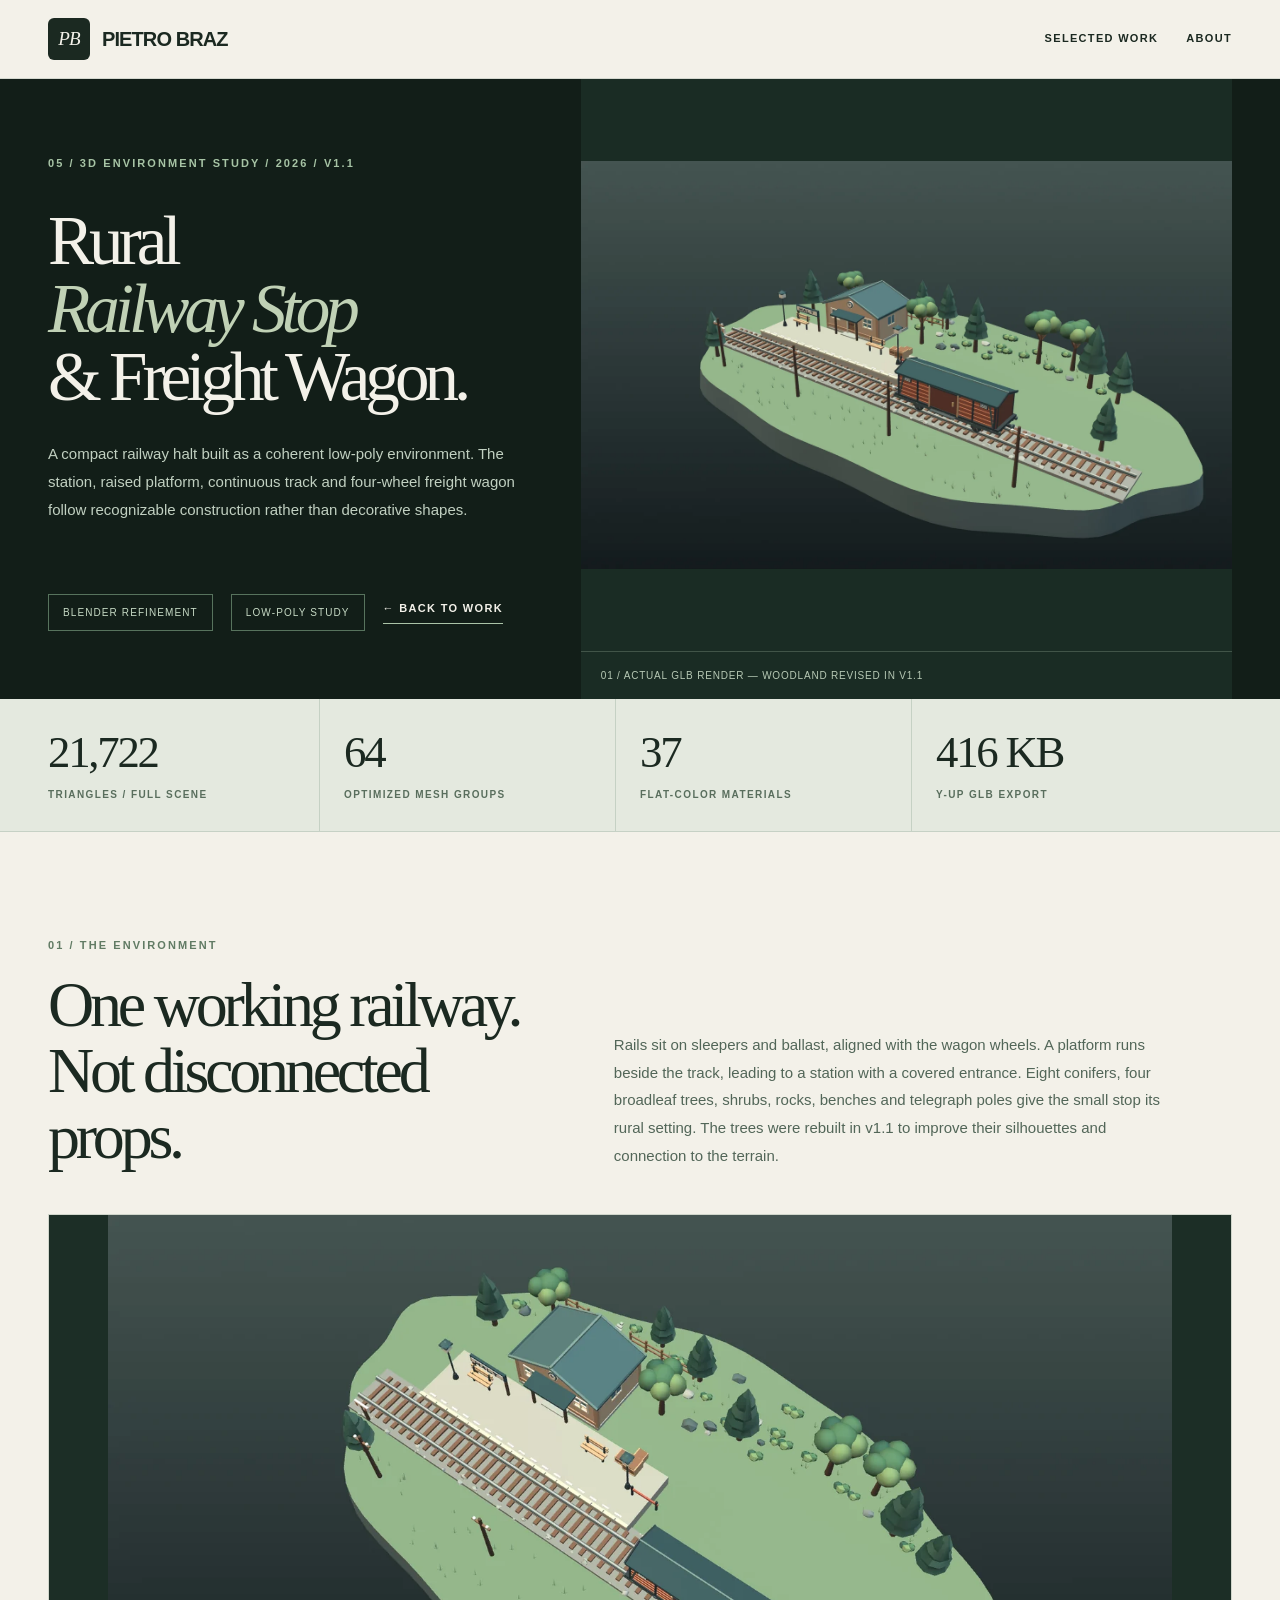
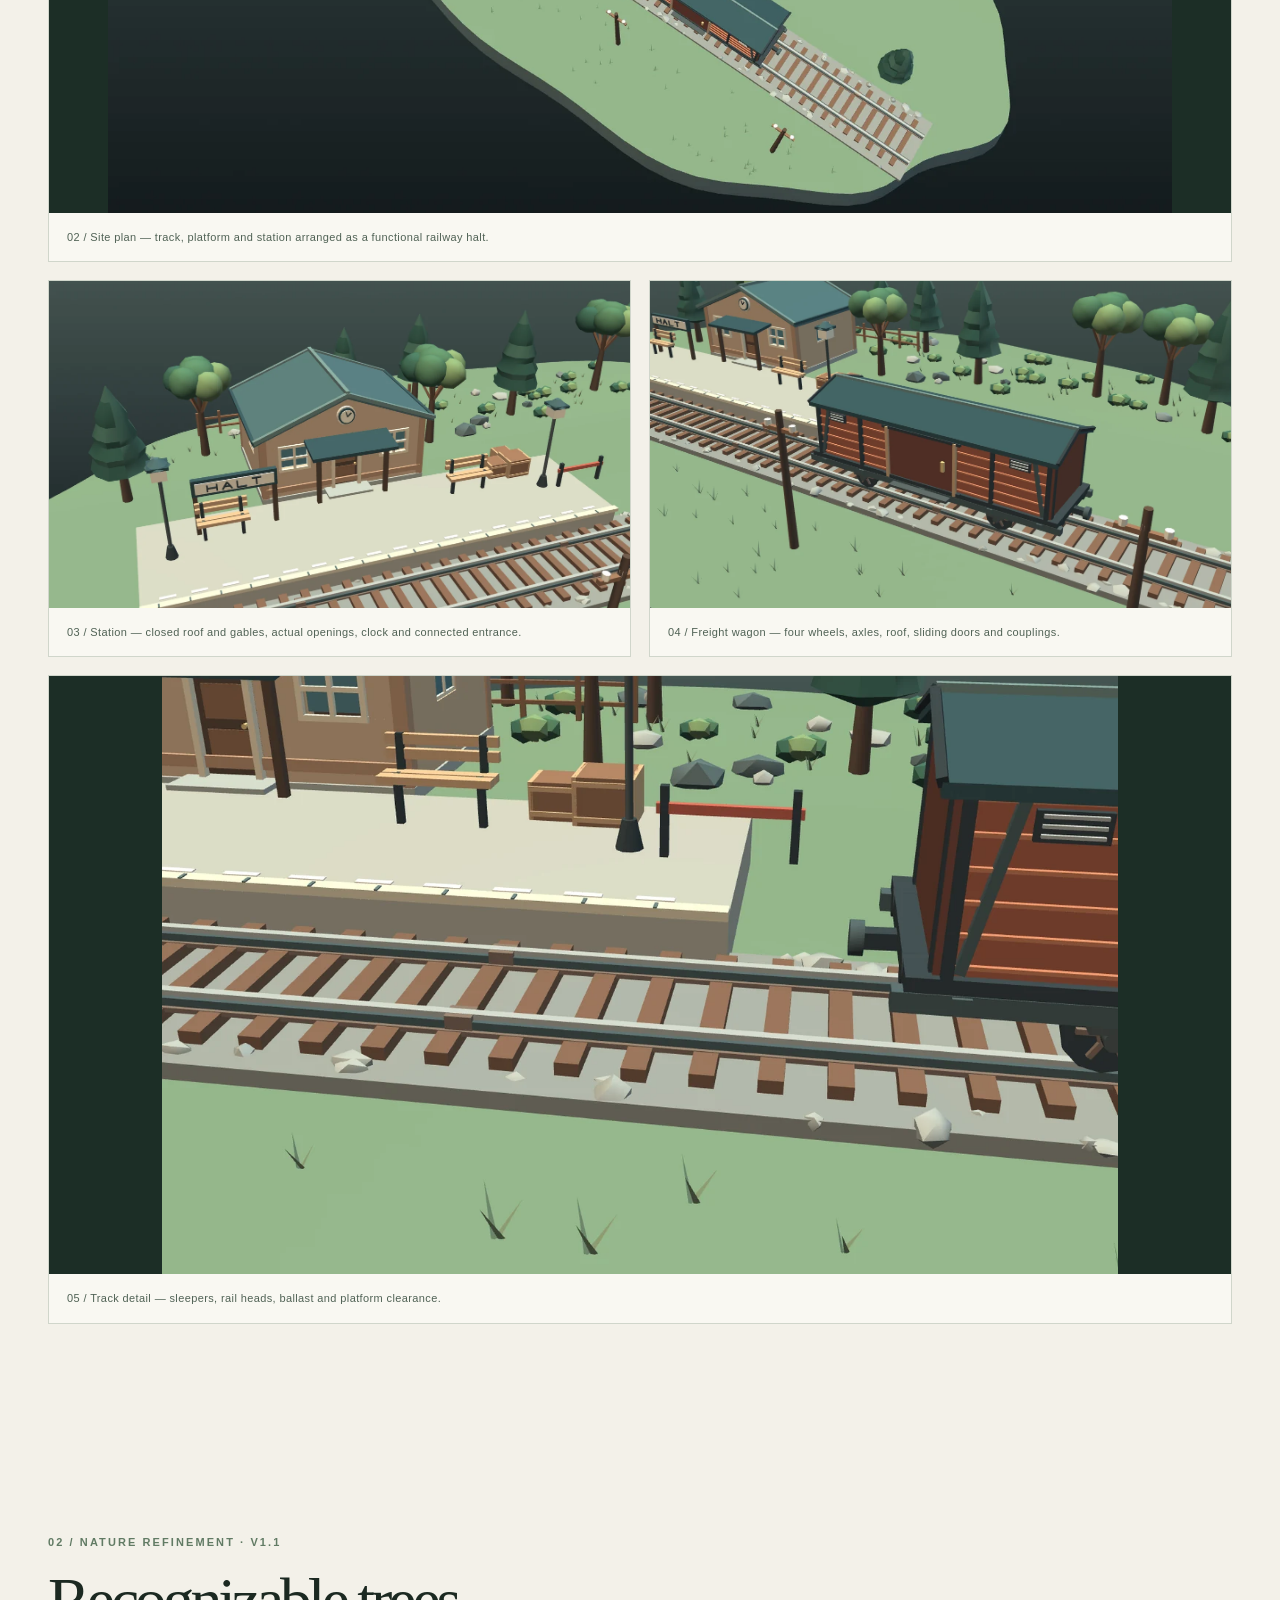
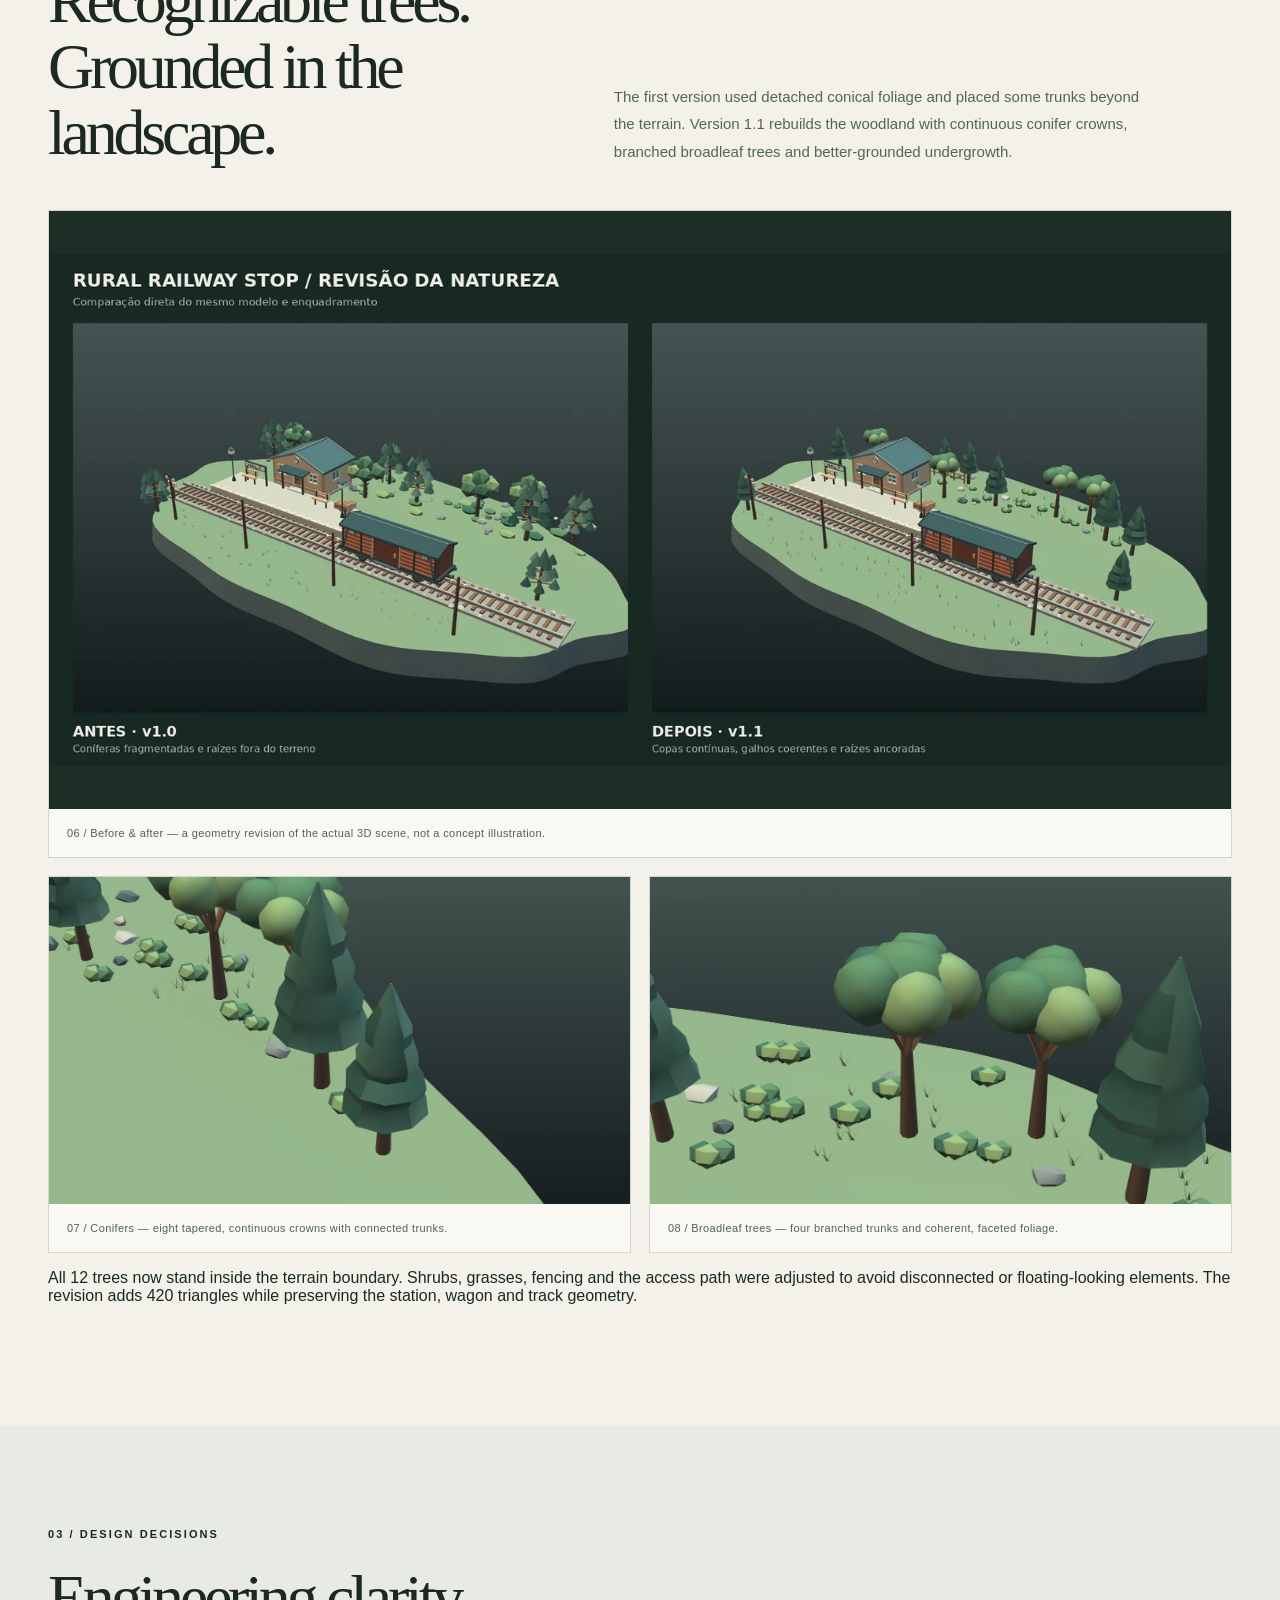
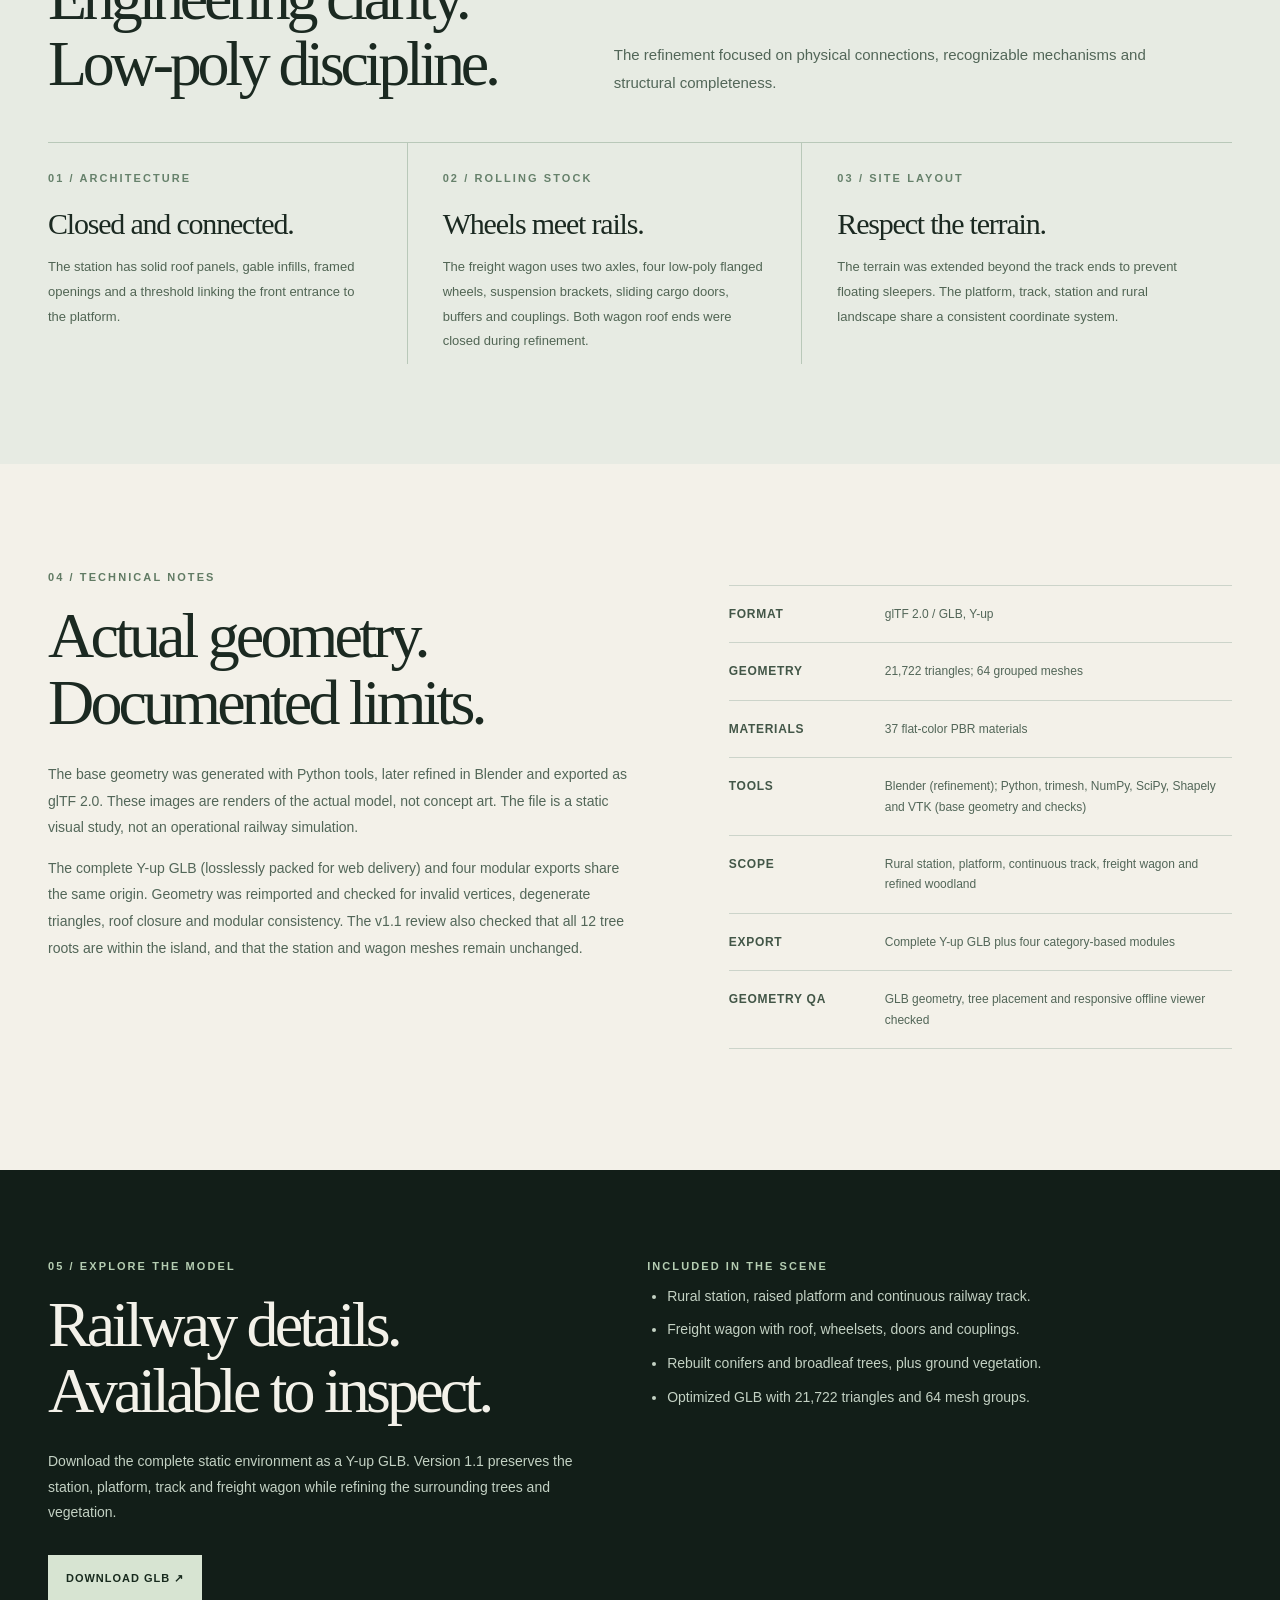
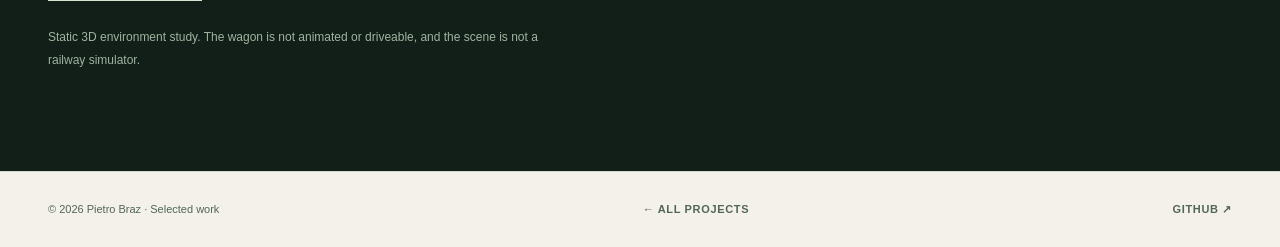
<file: projects/rural-railway-stop-freight-wagon.html>
<!doctype html>
<html lang="en"><head>
<meta charset="utf-8"><meta name="viewport" content="width=device-width, initial-scale=1"><meta name="theme-color" content="#1b2921"><meta name="author" content="Pietro Braz">
<meta name="description" content="Rural Railway Stop & Freight Wagon is a low-poly environment study refined in Blender with a station, platform, railway track and detailed freight wagon. Real model renders and GLB download.">
<meta name="robots" content="index, follow, max-image-preview:large"><link rel="canonical" href="https://pie030.github.io/projects/rural-railway-stop-freight-wagon.html"><link rel="icon" href="../favicon.svg" type="image/svg+xml">
<meta property="og:type" content="article"><meta property="og:title" content="Rural Railway Stop &amp; Freight Wagon — Pietro Braz"><meta property="og:description" content="Rural Railway Stop & Freight Wagon v1.1: 21,722 triangles and rebuilt low-poly woodland. Real model renders and downloadable GLB."><meta property="og:url" content="https://pie030.github.io/projects/rural-railway-stop-freight-wagon.html"><meta property="og:image" content="https://pie030.github.io/assets/railway-social.jpg"><meta property="og:image:width" content="1200"><meta property="og:image:height" content="630"><meta name="twitter:card" content="summary_large_image"><meta name="twitter:image" content="https://pie030.github.io/assets/railway-social.jpg">
<title>Rural Railway Stop &amp; Freight Wagon — Pietro Braz</title><link rel="stylesheet" href="../css/creekside.css"></head>
<body><a class="skip" href="#main">Skip to content</a>
<header class="header"><div class="wrap header-inner"><a class="brand" href="../index.html" aria-label="Pietro Braz, portfolio home"><span class="mark" aria-hidden="true">PB</span><span>PIETRO BRAZ</span></a><nav class="nav" aria-label="Project navigation"><a href="../index.html#work">Selected work</a><a href="../index.html#about">About</a></nav></div></header>
<main id="main"><section class="hero"><div class="wrap hero-grid"><div class="hero-copy"><div><div class="eyebrow">05 / 3D Environment Study / 2026 / v1.1</div><h1>Rural<br><em>Railway Stop</em><br>&amp; Freight Wagon.</h1><p>A compact railway halt built as a coherent low-poly environment. The station, raised platform, continuous track and four-wheel freight wagon follow recognizable construction rather than decorative shapes.</p></div><div class="hero-bottom"><span class="pill">Blender refinement</span><span class="pill">Low-poly study</span><a class="back" href="../index.html#work">← Back to work</a></div></div><figure class="hero-visual"><img src="../assets/railway-hero.webp" width="1500" height="938" alt="Actual 3D render of a low-poly rural railway station, raised platform, track, freight wagon and trees" fetchpriority="high"><figcaption>01 / Actual GLB render — woodland revised in v1.1</figcaption></figure></div></section>
<div class="stats"><div class="wrap stats-grid"><div class="stat"><strong>21,722</strong><span>Triangles / Full scene</span></div><div class="stat"><strong>64</strong><span>Optimized mesh groups</span></div><div class="stat"><strong>37</strong><span>Flat-color materials</span></div><div class="stat"><strong>416 KB</strong><span>Y-up GLB export</span></div></div></div>
<section class="section" id="scene"><div class="wrap"><div class="section-head"><div><div class="eyebrow">01 / The environment</div><h2>One working railway.<br>Not disconnected props.</h2></div><p>Rails sit on sleepers and ballast, aligned with the wagon wheels. A platform runs beside the track, leading to a station with a covered entrance. Eight conifers, four broadleaf trees, shrubs, rocks, benches and telegraph poles give the small stop its rural setting. The trees were rebuilt in v1.1 to improve their silhouettes and connection to the terrain.</p></div><div class="gallery">
<figure class="frame wide"><img src="../assets/railway-aerial.webp" width="1500" height="844" alt="Aerial view of the complete railway stop showing a single track, platform, station building, wagon and woodland" loading="lazy"><figcaption>02 / Site plan — track, platform and station arranged as a functional railway halt.</figcaption></figure>
<figure class="frame half"><img src="../assets/railway-station.webp" width="1300" height="813" alt="Station detail showing complete gabled roof, real door and window openings, porch, clock and platform" loading="lazy"><figcaption>03 / Station — closed roof and gables, actual openings, clock and connected entrance.</figcaption></figure>
<figure class="frame half"><img src="../assets/railway-wagon.webp" width="1300" height="813" alt="Freight wagon with timber siding, sliding cargo door, steel frame, wheelsets, buffers and roof" loading="lazy"><figcaption>04 / Freight wagon — four wheels, axles, roof, sliding doors and couplings.</figcaption></figure>
<figure class="frame wide"><img src="../assets/railway-track.webp" width="1300" height="813" alt="Low-poly rails supported by sleepers and gravel ballast, beside a raised station platform" loading="lazy"><figcaption>05 / Track detail — sleepers, rail heads, ballast and platform clearance.</figcaption></figure>
</div></div></section>
<section class="section" id="nature-refinement"><div class="wrap">
<div class="section-head"><div><div class="eyebrow">02 / Nature refinement · v1.1</div><h2>Recognizable trees.<br>Grounded in the landscape.</h2></div><p>The first version used detached conical foliage and placed some trunks beyond the terrain. Version 1.1 rebuilds the woodland with continuous conifer crowns, branched broadleaf trees and better-grounded undergrowth.</p></div>
<div class="gallery">
<figure class="frame wide"><img src="../assets/railway-nature-before-after.webp" width="1500" height="650" alt="Before and after comparison of the same railway environment, showing rebuilt trees and more coherent woodland" loading="lazy"><figcaption>06 / Before &amp; after — a geometry revision of the actual 3D scene, not a concept illustration.</figcaption></figure>
<figure class="frame half"><img src="../assets/railway-nature-pine.webp" width="1300" height="813" alt="Close-up of refined low-poly conifer trees with continuous crowns and rooted trunks" loading="lazy"><figcaption>07 / Conifers — eight tapered, continuous crowns with connected trunks.</figcaption></figure>
<figure class="frame half"><img src="../assets/railway-nature-broadleaf.webp" width="1300" height="813" alt="Close-up of a refined broadleaf low-poly tree with visible branches and joined foliage volumes" loading="lazy"><figcaption>08 / Broadleaf trees — four branched trunks and coherent, faceted foliage.</figcaption></figure>
</div>
<p>All 12 trees now stand inside the terrain boundary. Shrubs, grasses, fencing and the access path were adjusted to avoid disconnected or floating-looking elements. The revision adds 420 triangles while preserving the station, wagon and track geometry.</p>
</div></section>
<section class="process"><div class="wrap"><div class="eyebrow">03 / Design decisions</div><div class="section-head" style="margin-top:4px;margin-bottom:0"><h2>Engineering clarity.<br>Low-poly discipline.</h2><p>The refinement focused on physical connections, recognizable mechanisms and structural completeness.</p></div><div class="process-grid">
<div class="process-item"><div class="eyebrow">01 / Architecture</div><h3>Closed and connected.</h3><p>The station has solid roof panels, gable infills, framed openings and a threshold linking the front entrance to the platform.</p></div>
<div class="process-item"><div class="eyebrow">02 / Rolling stock</div><h3>Wheels meet rails.</h3><p>The freight wagon uses two axles, four low-poly flanged wheels, suspension brackets, sliding cargo doors, buffers and couplings. Both wagon roof ends were closed during refinement.</p></div>
<div class="process-item"><div class="eyebrow">03 / Site layout</div><h3>Respect the terrain.</h3><p>The terrain was extended beyond the track ends to prevent floating sleepers. The platform, track, station and rural landscape share a consistent coordinate system.</p></div>
</div></div></section>
<section class="section"><div class="wrap details"><div><div class="eyebrow">04 / Technical notes</div><h2>Actual geometry.<br>Documented limits.</h2><p>The base geometry was generated with Python tools, later refined in Blender and exported as glTF 2.0. These images are renders of the actual model, not concept art. The file is a static visual study, not an operational railway simulation.</p><p>The complete Y-up GLB (losslessly packed for web delivery) and four modular exports share the same origin. Geometry was reimported and checked for invalid vertices, degenerate triangles, roof closure and modular consistency. The v1.1 review also checked that all 12 tree roots are within the island, and that the station and wagon meshes remain unchanged.</p></div><dl class="facts"><div class="fact"><dt>Format</dt><dd>glTF 2.0 / GLB, Y-up</dd></div><div class="fact"><dt>Geometry</dt><dd>21,722 triangles; 64 grouped meshes</dd></div><div class="fact"><dt>Materials</dt><dd>37 flat-color PBR materials</dd></div><div class="fact"><dt>Tools</dt><dd>Blender (refinement); Python, trimesh, NumPy, SciPy, Shapely and VTK (base geometry and checks)</dd></div><div class="fact"><dt>Scope</dt><dd>Rural station, platform, continuous track, freight wagon and refined woodland</dd></div><div class="fact"><dt>Export</dt><dd>Complete Y-up GLB plus four category-based modules</dd></div><div class="fact"><dt>Geometry QA</dt><dd>GLB geometry, tree placement and responsive offline viewer checked</dd></div></dl></div></section>
<section class="status"><div class="wrap status-grid"><div><div class="eyebrow">05 / Explore the model</div><h2>Railway details.<br>Available to inspect.</h2><p>Download the complete static environment as a Y-up GLB. Version 1.1 preserves the station, platform, track and freight wagon while refining the surrounding trees and vegetation.</p><div class="actions"><a class="action primary" href="../assets/rural-railway-stop-freight-wagon-yup.glb" download>Download GLB ↗</a></div><p class="status-note">Static 3D environment study. The wagon is not animated or driveable, and the scene is not a railway simulator.</p></div><div><div class="eyebrow">Included in the scene</div><ul><li>Rural station, raised platform and continuous railway track.</li><li>Freight wagon with roof, wheelsets, doors and couplings.</li><li>Rebuilt conifers and broadleaf trees, plus ground vegetation.</li><li>Optimized GLB with 21,722 triangles and 64 mesh groups.</li></ul></div></div></section>
</main><footer class="footer"><div class="wrap footer-inner"><span>© 2026 Pietro Braz · Selected work</span><a href="../index.html#work">← All projects</a><a href="https://github.com/pie030" target="_blank" rel="noopener noreferrer">GitHub ↗</a></div></footer></body></html>
</file>
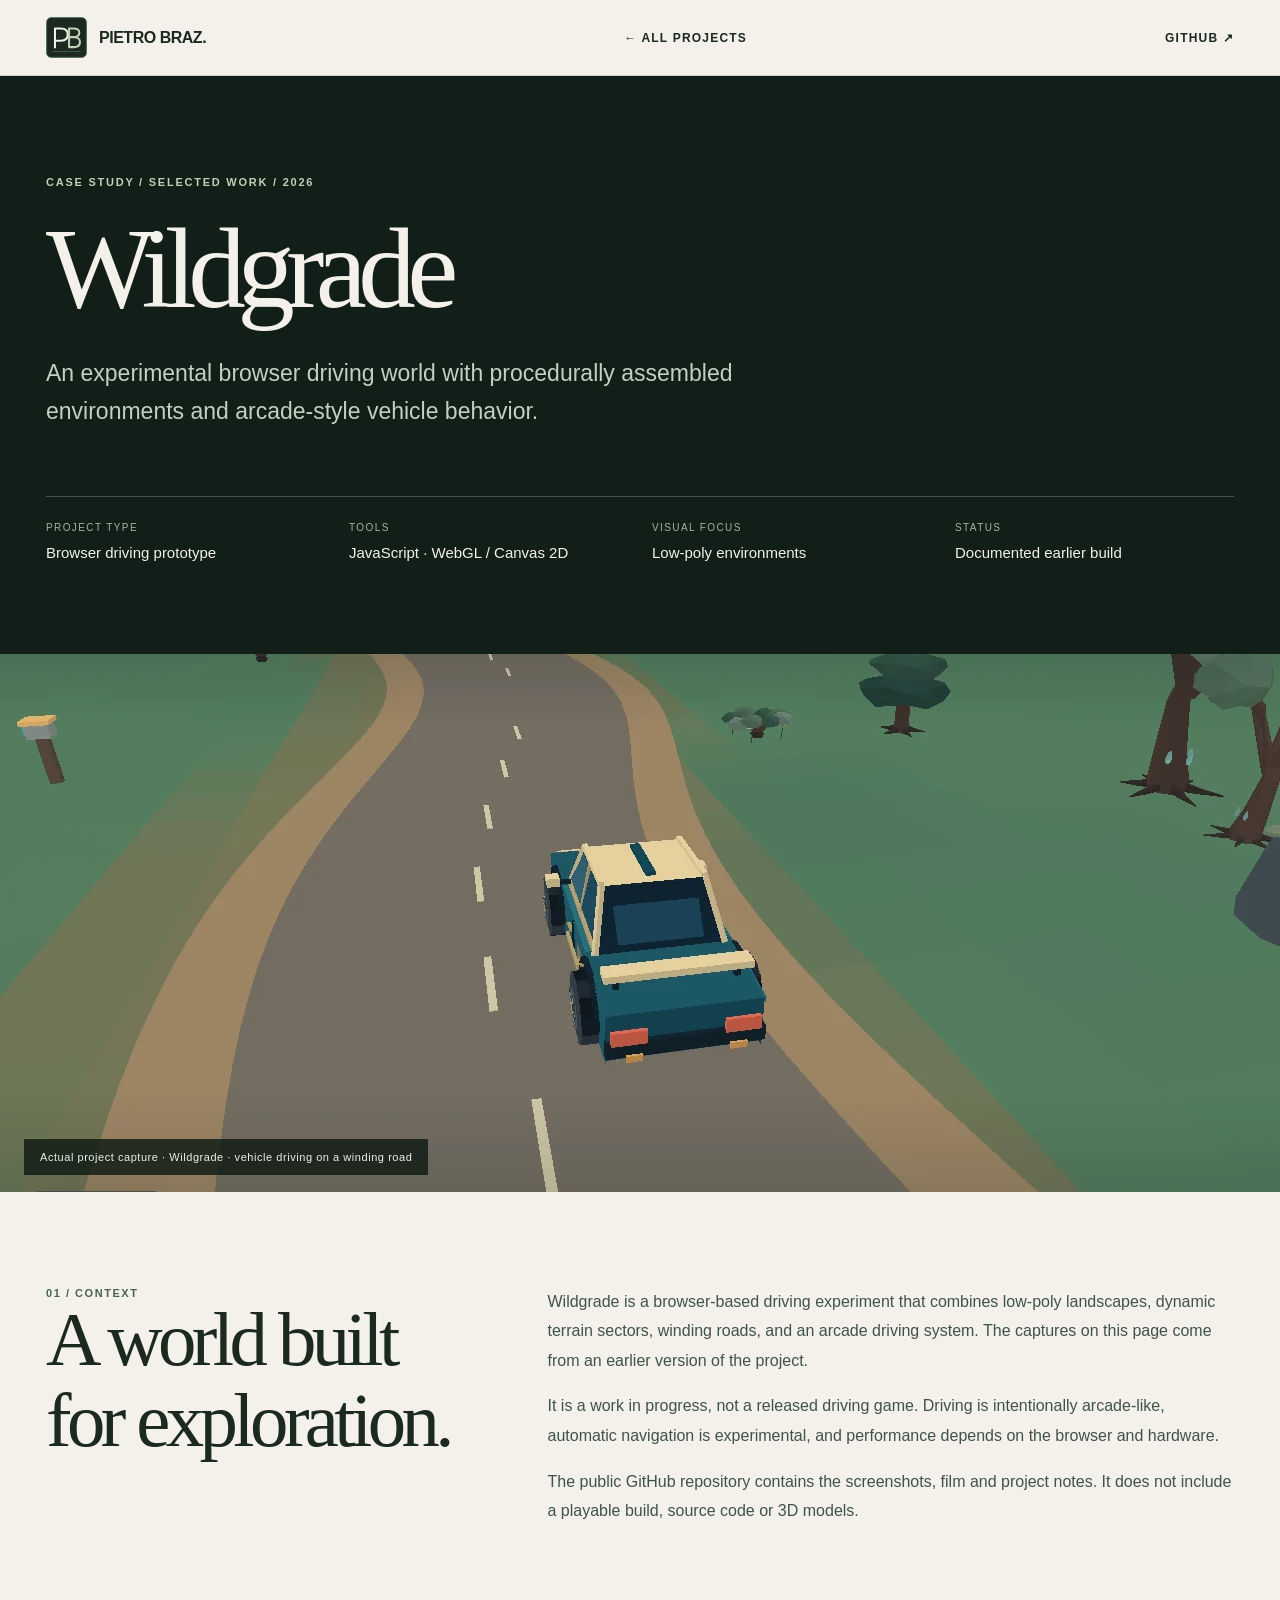
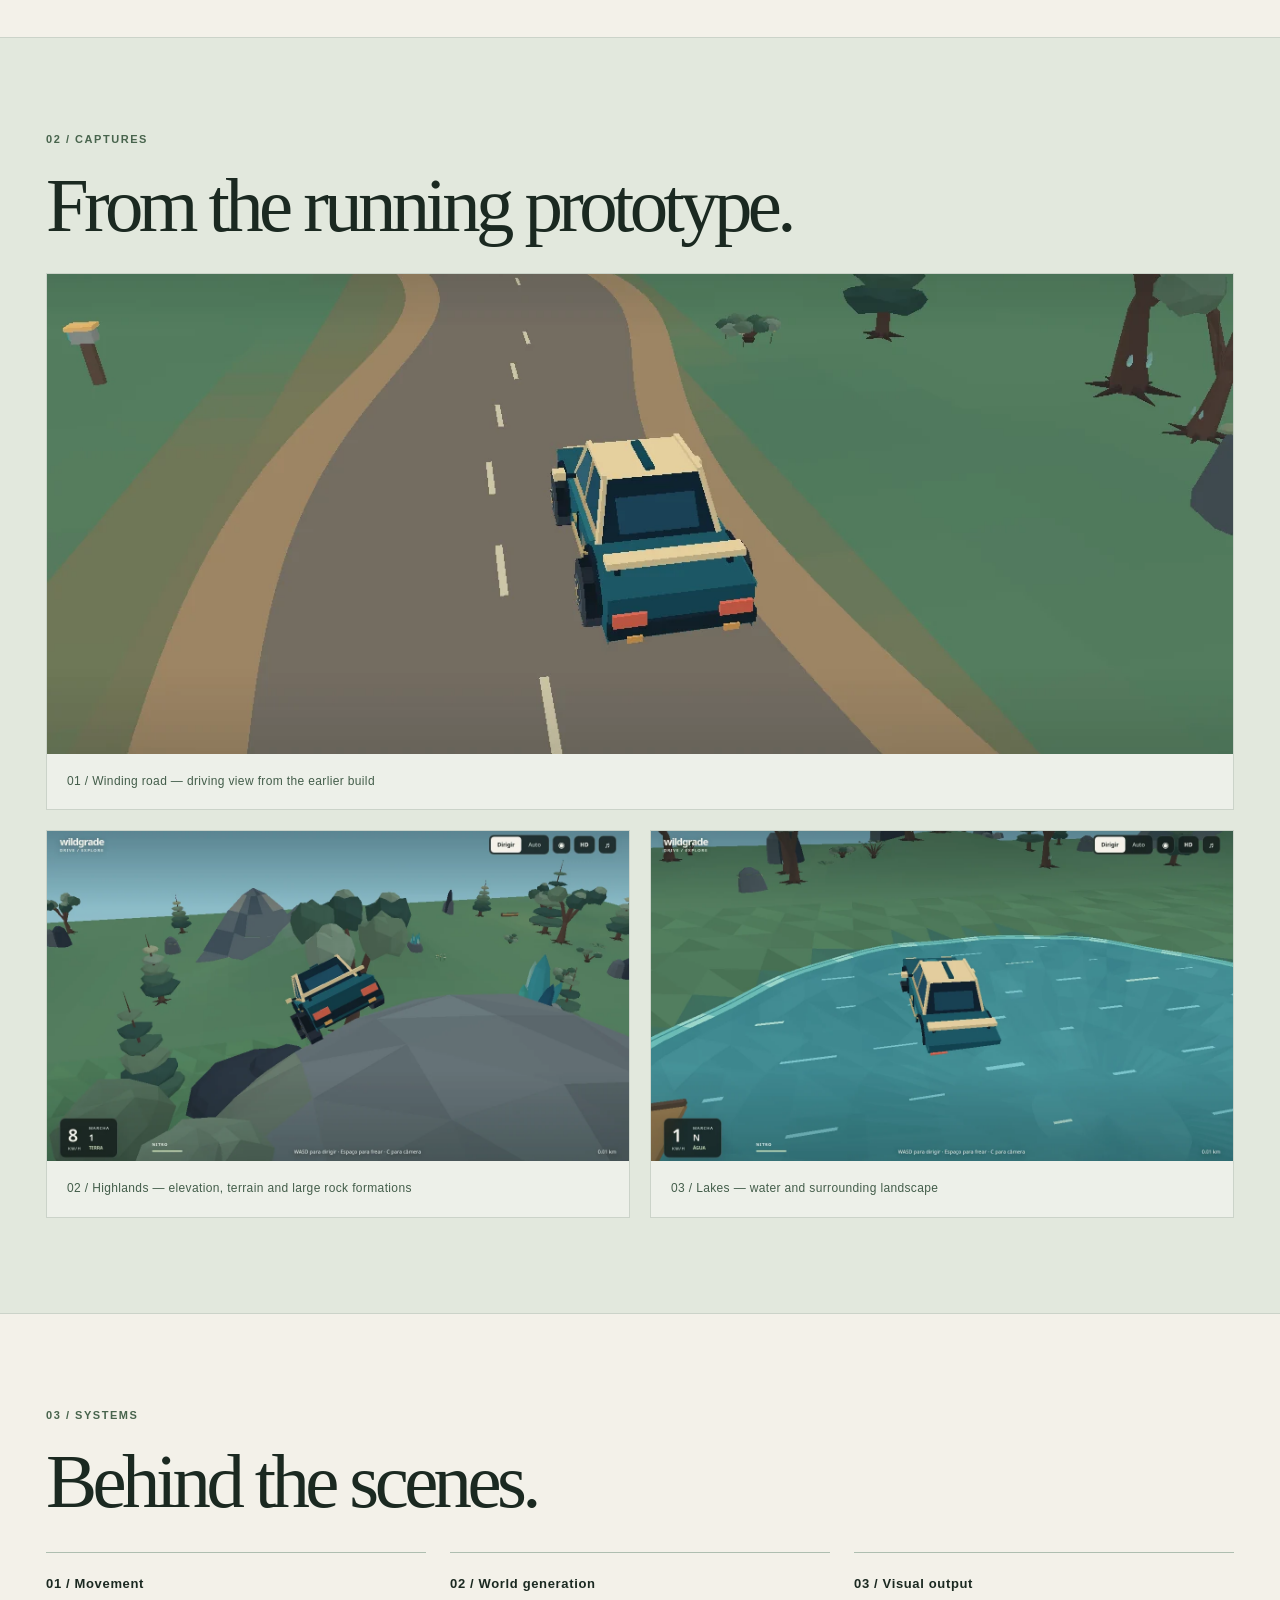
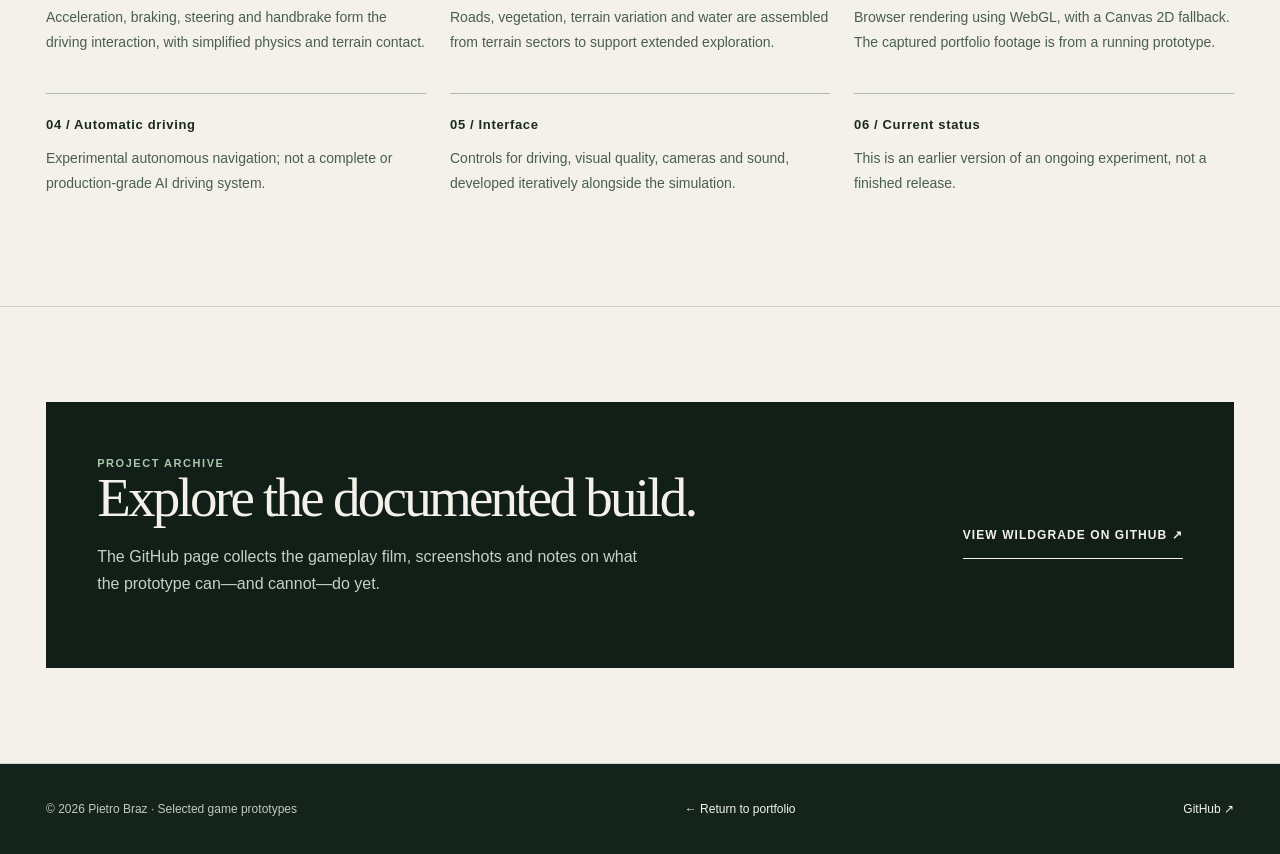
<file: projects/wildgrade.html>
<!DOCTYPE html>

<html lang="en">
<head>
<meta charset="utf-8"/>
<meta content="width=device-width,initial-scale=1" name="viewport"/>
<meta content="#1b2921" name="theme-color"/>
<meta content="Wildgrade is a browser-based open-world driving prototype with procedural landscapes, low-poly environments and experimental driving systems." name="description"/>
<link href="https://pie030.github.io/projects/wildgrade.html" rel="canonical"/>
<link href="[data-uri]" rel="icon" type="image/svg+xml"/>
<link href="[data-uri]" rel="apple-touch-icon"/>
<meta content="article" property="og:type"/>
<meta content="Wildgrade — Pietro Braz" property="og:title"/>
<meta content="Wildgrade is a browser-based open-world driving prototype with procedural landscapes, low-poly environments and experimental driving systems." property="og:description"/>
<meta content="https://raw.githubusercontent.com/pie030/Wildgrade/main/assets/screenshots/driving.png" property="og:image"/>
<meta content="https://pie030.github.io/projects/wildgrade.html" property="og:url"/>
<meta content="summary_large_image" name="twitter:card"/>
<meta content="https://raw.githubusercontent.com/pie030/Wildgrade/main/assets/screenshots/driving.png" name="twitter:image"/>
<title>
   Wildgrade — Pietro Braz
  </title>
<style data-purpose="portfolio-layout">/* Project pages
   Pietro Braz — portfolio
   Keep layout, type, and responsive rules together when editing.
*/

:root {
  --ink: #1b2921;
  --deep: #121e18;
  --paper: #f3f1e9;
  --sage: #c0d1b5;
  --muted: #5a6c5e;
  --line: #cbd3c9;
  --serif: Georgia,"Times New Roman",serif;
  --sans: Arial,Helvetica,sans-serif;
}

* {
  box-sizing: border-box;
}

html {
  scroll-behavior: smooth;
}

body {
  margin: 0;
  background: var(--paper);
  color: var(--ink);
  font-family: var(--sans);
  -webkit-font-smoothing: antialiased;
}

img {
  max-width: 100%;
  display: block;
}

a {
  color: inherit;
}

button {
  font: inherit;
}

.wrap {
  width: min(1280px,calc(100% - 92px));
  margin: auto;
}

header {
  position: sticky;
  top: 0;
  z-index: 20;
  background: rgba(243,241,233,.96);
  backdrop-filter: blur(12px);
  border-bottom: 1px solid var(--line);
}

.nav {
  display: flex;
  justify-content: space-between;
  align-items: center;
  gap: 16px;
  min-height: 75px;
}

.brand {
  display: flex;
  align-items: center;
  gap: 12px;
  text-decoration: none;
  font-size: 16px;
  font-weight: 800;
  letter-spacing: -.03em;
}

.brand svg {
  width: 41px;
  height: 41px;
  flex: none;
}

.nav a:not(.brand) {
  font-size: 11px;
  text-transform: uppercase;
  letter-spacing: .1em;
  text-decoration: none;
  font-weight: 700;
}

.nav a:hover {
  text-decoration: underline;
  text-underline-offset: 5px;
}

a:focus-visible {
  outline: 3px solid #719678;
  outline-offset: 4px;
}

.hero {
  background: var(--deep);
  color: var(--paper);
}

.intro {
  padding: 100px 0 74px;
}

.over {
  color: var(--sage);
  font-size: 11px;
  letter-spacing: .16em;
  text-transform: uppercase;
  font-weight: bold;
}

.intro h1 {
  font: 400 clamp(66px,9vw,130px)/.98 var(--serif);
  letter-spacing: -.075em;
  margin: 24px 0 30px;
  max-width: 1000px;
}

.intro p {
  color: #c0d1c1;
  max-width: 760px;
  font-size: clamp(17px,2.1vw,23px);
  line-height: 1.65;
}

.meta-grid {
  display: grid;
  grid-template-columns: repeat(4,minmax(0,1fr));
  border-top: 1px solid #405449;
  margin-top: 65px;
  padding: 25px 0 0;
  gap: 24px;
}

.meta-grid dt {
  font-size: 10px;
  color: #9db8a1;
  letter-spacing: .14em;
  text-transform: uppercase;
}

.meta-grid dd {
  font-size: 15px;
  line-height: 1.55;
  margin: 8px 0 0;
}

.hero-image {
  height: clamp(330px,42vw,645px);
  position: relative;
  overflow: hidden;
  background: #21352b;
}

.hero-image img {
  width: 100%;
  height: 100%;
  object-fit: cover;
}

.hero-image figcaption {
  position: absolute;
  bottom: 17px;
  left: 24px;
  background: rgba(15,26,19,.82);
  color: #e8f1e9;
  padding: 12px 16px;
  font-size: 11px;
  letter-spacing: .05em;
}

.hero-image {
  margin: 0;
}

.section {
  padding: 95px 0;
  border-bottom: 1px solid var(--line);
}

.eyebrow {
  font-size: 11px;
  letter-spacing: .14em;
  text-transform: uppercase;
  font-weight: bold;
  color: #667d6a;
}

.section h2 {
  font: 400 clamp(42px,6vw,77px)/1.06 var(--serif);
  letter-spacing: -.06em;
  margin: 20px 0 27px;
}

.lead {
  font-size: 18px;
  line-height: 1.8;
  max-width: 760px;
  color: #42574b;
}

.two-col {
  display: grid;
  grid-template-columns: .75fr 1.25fr;
  gap: clamp(35px,7vw,120px);
  align-items: start;
}

.two-col h2 {
  margin-top: 0;
}

.copy p,.copy li {
  font-size: 16px;
  color: #405348;
  line-height: 1.85;
}

.copy p:first-child {
  margin-top: 0;
}

.copy ul {
  padding-left: 22px;
}

.copy li {
  margin: 8px 0;
}

.shot-grid {
  display: grid;
  grid-template-columns: repeat(2,minmax(0,1fr));
  gap: 20px;
}

.shot-grid figure {
  margin: 0;
  border: 1px solid var(--line);
  background: #edf0e9;
}

.shot-grid img {
  width: 100%;
  height: 330px;
  object-fit: cover;
}

.shot-grid figure:first-child {
  grid-column: 1/-1;
}

.shot-grid figure:first-child img {
  height: 480px;
}

.shot-grid figcaption {
  font-size: 12px;
  letter-spacing: .03em;
  color: #435d4a;
  padding: 18px 20px;
  line-height: 1.6;
}

.notes {
  display: grid;
  grid-template-columns: repeat(3,minmax(0,1fr));
  gap: 24px;
  margin-top: 30px;
}

.note {
  border-top: 1px solid #aebeb0;
  padding-top: 23px;
}

.note b {
  display: block;
  font-size: 13px;
  letter-spacing: .05em;
}

.note p {
  font-size: 14px;
  line-height: 1.8;
  color: #4a5e50;
}

.pale {
  background: #e2e8dd;
}

.callout {
  background: var(--deep);
  color: var(--paper);
  padding: 55px clamp(25px,4vw,65px);
  display: flex;
  align-items: center;
  justify-content: space-between;
  gap: 30px;
  flex-wrap: wrap;
}

.callout h2 {
  font: 400 clamp(34px,5vw,55px)/1.06 var(--serif);
  letter-spacing: -.05em;
  margin: 0;
}

.callout p {
  color: #c5d2c6;
  max-width: 540px;
  line-height: 1.7;
}

.cta {
  display: inline-flex;
  align-items: center;
  gap: 18px;
  padding: 16px 0;
  text-transform: uppercase;
  font-weight: bold;
  letter-spacing: .09em;
  font-size: 12px;
  text-decoration: none;
  border-bottom: 1px solid currentColor;
}

footer {
  background: #14231b;
  color: #bdccbd;
  padding: 38px 0;
  font-size: 12px;
}

.footer-flex {
  display: flex;
  justify-content: space-between;
  gap: 20px;
  flex-wrap: wrap;
}

.footer-flex a {
  color: #f2f5ec;
  text-decoration: none;
}

.skip {
  position: absolute;
  left: -9999px;
  top: 0;
  background: white;
  padding: 12px;
  z-index: 99;
}

.skip:focus {
  left: 12px;
}

html {
  scroll-padding-top: 80px;
}

@media (max-width:900px) {
  .two-col {
    grid-template-columns: 1fr;
  }

  .intro {
    padding: 80px 0 55px;
  }

  .meta-grid {
    grid-template-columns: repeat(2,minmax(0,1fr));
  }

  .shot-grid img {
    height: 260px;
  }

  .shot-grid figure:first-child img {
    height: 370px;
  }

  .notes {
    grid-template-columns: 1fr 1fr;
  }

}

@media (max-width:600px) {
  .wrap {
    width: calc(100% - 36px);
  }

  .nav {
    min-height: 65px;
  }

  .nav .link-optional {
    display: none;
  }

  .brand {
    font-size: 14px;
  }

  .brand svg {
    width: 33px;
    height: 33px;
  }

  .intro {
    padding: 58px 0 40px;
  }

  .intro h1 {
    font-size: clamp(46px,14vw,77px);
  }

  .intro p {
    font-size: 17px;
  }

  .meta-grid {
    gap: 20px;
  }

  .meta-grid dd {
    font-size: 13px;
  }

  .hero-image {
    height: 330px;
  }

  .hero-image figcaption {
    font-size: 10px;
    left: 12px;
    bottom: 12px;
  }

  .section {
    padding: 66px 0;
  }

  .section h2 {
    font-size: clamp(39px,10vw,53px);
  }

  .shot-grid {
    grid-template-columns: 1fr;
    gap: 15px;
  }

  .shot-grid figure:first-child {
    grid-column: auto;
  }

  .shot-grid figure:first-child img,.shot-grid img {
    height: 250px;
  }

  .notes {
    grid-template-columns: 1fr;
  }

  .callout {
    padding: 32px 22px;
  }

  .footer-flex {
    flex-direction: column;
  }

}

@media (prefers-reduced-motion:reduce) {
  html {
    scroll-behavior: auto;
  }

}

/* Case study with two images instead of three. */
.shot-grid.two figure:first-child { grid-column: auto; }
.shot-grid.two figure:first-child img { height: 330px; }

/* Captures of interface screens should never be cropped. */
.shot-grid.two img, .hero-image.ui-capture img { object-fit: contain; background: #0d0e0c; }

/* Accessible contrast and practical touch targets. */
.eyebrow { color: #48644d; }
.nav a:not(.brand) { font-size: 12px; min-height: 44px; display: inline-flex; align-items: center; }
.cta { min-height: 44px; }
.shot-grid img { background: #15231b; }
.shot-grid figure { overflow: hidden; }
.shot-grid figure img { display: block; }
.callout-actions { display: flex; align-items: center; flex-wrap: wrap; gap: 12px 28px; }
@media (max-width: 600px) {
  .hero-image figcaption { max-width: calc(100% - 24px); line-height: 1.5; }
  .shot-grid.two img, .shot-grid.two figure:first-child img { height: 250px; }
}
</style>
</head>
<body>
<a class="skip" href="#main">
   Skip to content
  </a>
<header>
<div class="wrap nav">
<a aria-label="Pietro Braz home" class="brand" href="../index.html">
<svg aria-label="Pietro Braz — monograma PB" role="img" viewbox="0 0 64 64" xmlns="http://www.w3.org/2000/svg">
<rect fill="#1b2921" height="62" rx="7" width="62" x="1" y="1">
</rect>
<rect fill="none" height="62" rx="7" stroke="#45634b" stroke-width="1.5" width="62" x="1" y="1">
</rect>
<path d="M14 47V18h9c7.5 0 11 3.7 11 9.5S30.5 37 23 37h-9" fill="none" stroke="#f3f1e9" stroke-linecap="square" stroke-linejoin="round" stroke-width="3.2">
</path>
<path d="M36 18v29h7c7.3 0 10-3.9 10-8.1 0-4.4-3.5-7.5-9-7.5h-8m0 0h6.5c6 0 9.5-2.6 9.5-6.9 0-4.2-3.2-6.5-9.5-6.5H36" fill="none" stroke="#c0d1b5" stroke-linecap="square" stroke-linejoin="round" stroke-width="3.2">
</path>
<path d="M10 54h44" stroke="#607a62" stroke-width="1">
</path>
</svg>
     PIETRO BRAZ.
    </a>
<a href="../index.html#work">
     ← All projects
    </a>
<a class="link-optional" href="https://github.com/pie030" rel="noopener noreferrer" target="_blank">
     GitHub ↗
    </a>
</div>
</header>
<main id="main">
<section class="hero">
<div class="wrap intro">
<div class="over">
      Case study / Selected work / 2026
     </div>
<h1>
      Wildgrade
     </h1>
<p>
      An experimental browser driving world with procedurally assembled environments and arcade-style vehicle behavior.
     </p>
<dl class="meta-grid">
<div>
<dt>
        Project type
       </dt>
<dd>
        Browser driving prototype
       </dd>
</div>
<div>
<dt>
        Tools
       </dt>
<dd>
        JavaScript · WebGL / Canvas 2D
       </dd>
</div>
<div>
<dt>
        Visual focus
       </dt>
<dd>
        Low-poly environments
       </dd>
</div>
<div>
<dt>
        Status
       </dt>
<dd>
        Documented earlier build
       </dd>
</div>
</dl>
</div>
</section>
<figure class="hero-image">
<img alt="Wildgrade · vehicle driving on a winding road" decoding="async" fetchpriority="high" height="760" src="[data-uri]" width="1280"/>
<figcaption>
     Actual project capture · Wildgrade · vehicle driving on a winding road
    </figcaption>
</figure>
<section class="section">
<div class="wrap two-col">
<div>
<div class="eyebrow">
       01 / Context
      </div>
<h2>
       A world built for exploration.
      </h2>
</div>
<div class="copy">
<p>
       Wildgrade is a browser-based driving experiment that combines low-poly landscapes, dynamic terrain sectors, winding roads, and an arcade driving system. The captures on this page come from an earlier version of the project.
      </p>
<p>
       It is a work in progress, not a released driving game. Driving is intentionally arcade-like, automatic navigation is experimental, and performance depends on the browser and hardware.
      </p>
<p>
       The public GitHub repository contains the screenshots, film and project notes. It does not include a playable build, source code or 3D models.
      </p>
</div>
</div>
</section>
<section class="section pale">
<div class="wrap">
<div class="eyebrow">
      02 / Captures
     </div>
<h2>
      From the running prototype.
     </h2>
<div class="shot-grid">
<figure>
<img alt="Wildgrade vehicle on a road with low-poly scenery" decoding="async" height="760" loading="lazy" src="[data-uri]" width="1280"/>
<figcaption>
        01 / Winding road — driving view from the earlier build
       </figcaption>
</figure>
<figure>
<img alt="Wildgrade vehicle exploring mountain terrain" decoding="async" height="760" loading="lazy" src="[data-uri]" width="1280"/>
<figcaption>
        02 / Highlands — elevation, terrain and large rock formations
       </figcaption>
</figure>
<figure>
<img alt="Wildgrade vehicle near turquoise lake" decoding="async" height="760" loading="lazy" src="[data-uri]" width="1280"/>
<figcaption>
        03 / Lakes — water and surrounding landscape
       </figcaption>
</figure>
</div>
</div>
</section>
<section class="section">
<div class="wrap">
<div class="eyebrow">
      03 / Systems
     </div>
<h2>
      Behind the scenes.
     </h2>
<div class="notes">
<div class="note">
<b>
        01 / Movement
       </b>
<p>
        Acceleration, braking, steering and handbrake form the driving interaction, with simplified physics and terrain contact.
       </p>
</div>
<div class="note">
<b>
        02 / World generation
       </b>
<p>
        Roads, vegetation, terrain variation and water are assembled from terrain sectors to support extended exploration.
       </p>
</div>
<div class="note">
<b>
        03 / Visual output
       </b>
<p>
        Browser rendering using WebGL, with a Canvas 2D fallback. The captured portfolio footage is from a running prototype.
       </p>
</div>
<div class="note">
<b>
        04 / Automatic driving
       </b>
<p>
        Experimental autonomous navigation; not a complete or production-grade AI driving system.
       </p>
</div>
<div class="note">
<b>
        05 / Interface
       </b>
<p>
        Controls for driving, visual quality, cameras and sound, developed iteratively alongside the simulation.
       </p>
</div>
<div class="note">
<b>
        06 / Current status
       </b>
<p>
        This is an earlier version of an ongoing experiment, not a finished release.
       </p>
</div>
</div>
</div>
</section>
<section class="section">
<div class="wrap">
<div class="callout">
<div>
<div class="eyebrow" style="color:#aac8ad">
        Project archive
       </div>
<h2>
        Explore the documented build.
       </h2>
<p>
        The GitHub page collects the gameplay film, screenshots and notes on what the prototype can—and cannot—do yet.
       </p>
</div>
<a class="cta" href="https://github.com/pie030/Wildgrade" rel="noopener noreferrer" target="_blank">
       View Wildgrade on GitHub ↗
      </a>
</div>
</div>
</section>
</main>
<footer>
<div class="wrap footer-flex">
<span>
     © 2026 Pietro Braz · Selected game prototypes
    </span>
<a href="../index.html">
     ← Return to portfolio
    </a>
<a href="https://github.com/pie030" rel="noopener noreferrer" target="_blank">
     GitHub ↗
    </a>
</div>
</footer>
</body>
</html>
</file>
<file: css/creekside.css>
:root{--forest:#1b2921;--deep:#121e18;--paper:#f3f1e9;--white:#faf9f4;--sage:#c0d1b5;--line:#d4d8cf;--ink:#1b2921;--muted:#526658;--serif:Georgia,'Times New Roman',serif;--sans:Arial,Helvetica,sans-serif}
*{box-sizing:border-box}html{scroll-behavior:smooth}body{margin:0;background:var(--paper);color:var(--ink);font-family:var(--sans);-webkit-font-smoothing:antialiased}a{color:inherit;text-decoration:none}img{max-width:100%;display:block}button{font:inherit}.wrap{width:min(1300px,calc(100% - 96px));margin-inline:auto}.skip{position:absolute;left:-9999px;top:8px;z-index:10;background:white;color:#17251b;padding:12px}.skip:focus{left:8px}:focus-visible{outline:3px solid #9fc69e;outline-offset:5px}
.header{position:relative;z-index:2;background:#f3f1e9;border-bottom:1px solid var(--line)}.header-inner{min-height:78px;display:flex;align-items:center;justify-content:space-between;gap:22px}.brand{display:flex;align-items:center;gap:12px;font-weight:800;letter-spacing:-.045em;font-size:20px;white-space:nowrap}.mark{display:grid;place-items:center;width:42px;height:42px;border-radius:6px;background:var(--forest);color:var(--paper);font:italic 19px var(--serif)}.nav{display:flex;gap:28px;align-items:center}.nav a{font-size:11px;letter-spacing:.12em;text-transform:uppercase;font-weight:700;line-height:1.6}.nav a:hover,.footer a:hover{text-decoration:underline;text-underline-offset:5px}
.eyebrow{font-size:11px;font-weight:700;letter-spacing:.19em;text-transform:uppercase;line-height:1.6}.hero{background:var(--deep);color:var(--paper)}.hero-grid{display:grid;grid-template-columns:minmax(0,.9fr) minmax(0,1.1fr);min-height:620px}.hero-copy{padding:76px 44px 68px 0;display:flex;flex-direction:column;justify-content:space-between;min-width:0}.hero .eyebrow{color:#a7c4a5}.hero h1{font:400 clamp(55px,5.4vw,88px)/.99 var(--serif);letter-spacing:-.072em;margin:34px 0 28px;text-wrap:balance}.hero h1 em{font-weight:400;color:var(--sage)}.hero p{font-size:15px;line-height:1.88;color:#c1d0c1;max-width:470px}.hero-bottom{display:flex;align-items:center;gap:18px;flex-wrap:wrap;margin-top:42px}.pill{font-size:10px;letter-spacing:.11em;text-transform:uppercase;border:1px solid #57735d;color:#c6d9c4;padding:12px 14px}.back{font-size:11px;font-weight:700;letter-spacing:.12em;text-transform:uppercase;border-bottom:1px solid #abc4a8;padding-bottom:9px}.hero-visual{margin:0;min-width:0;display:flex;flex-direction:column;background:#1a2c24;align-self:stretch}.hero-visual img{width:100%;height:100%;min-height:520px;object-fit:contain;flex:1}.hero-visual figcaption{font-size:10px;letter-spacing:.08em;text-transform:uppercase;color:#b7c9b5;padding:16px 20px;border-top:1px solid #415448;line-height:1.5}
.stats{background:#e4e9df;border-bottom:1px solid #c6d1c5}.stats-grid{display:grid;grid-template-columns:repeat(4,minmax(0,1fr))}.stat{padding:29px 24px 29px 0;border-right:1px solid #c5d1c4;margin-right:24px}.stat:last-child{border:0;margin-right:0}.stat strong{display:block;font:400 clamp(32px,3.5vw,51px)/1.1 var(--serif);letter-spacing:-.05em}.stat span{display:block;font-size:10px;font-weight:700;letter-spacing:.14em;text-transform:uppercase;color:#596e5d;margin-top:10px;line-height:1.5}
.section{padding:105px 0}.section-head{display:grid;grid-template-columns:minmax(0,.9fr) minmax(0,1.1fr);gap:60px;align-items:end;margin-bottom:44px}.section-head h2{font:400 clamp(48px,5vw,75px)/1.03 var(--serif);letter-spacing:-.066em;margin:17px 0 0;text-wrap:balance}.section-head p{max-width:550px;margin:0;font-size:15px;line-height:1.85;color:#526658}.section .eyebrow{color:#617b64}.gallery{display:grid;grid-template-columns:repeat(12,minmax(0,1fr));gap:18px}.frame{margin:0;background:#1c2e26;border:1px solid #d0d6cb;overflow:hidden;min-width:0}.frame img{width:100%;height:auto;aspect-ratio:16/9;object-fit:cover}.frame figcaption{background:#f9f8f2;color:#506255;padding:15px 18px;font-size:11px;line-height:1.65;letter-spacing:.035em}.frame.wide{grid-column:span 12}.frame.half{grid-column:span 6}.frame.wide img{aspect-ratio:16/8.1;object-fit:contain;background:#1c2e26}
.process{background:#e7ebe3;padding:100px 0}.process-grid{display:grid;grid-template-columns:repeat(3,minmax(0,1fr));gap:0;border-top:1px solid #b9c8b9;margin-top:45px}.process-item{padding:27px 35px 10px 0;margin-right:35px;border-right:1px solid #b9c8b9}.process-item:last-child{border:0;margin-right:0}.process-item h3{font:400 30px var(--serif);letter-spacing:-.04em;margin:20px 0 14px}.process-item p{font-size:13px;line-height:1.9;color:#516554;margin:0}.process-item .eyebrow{color:#66816b}
.details{display:grid;grid-template-columns:minmax(0,1.08fr) minmax(0,.92fr);gap:90px;align-items:start}.details h2{font:400 clamp(45px,5vw,72px)/1.05 var(--serif);letter-spacing:-.06em;margin:15px 0 25px}.details p{font-size:14px;line-height:1.9;color:#526658}.facts{border-top:1px solid #ccd4ca}.fact{display:grid;grid-template-columns:140px 1fr;gap:16px;border-bottom:1px solid #ccd4ca;padding:18px 0;font-size:12px;line-height:1.7}.fact dt{font-weight:700;letter-spacing:.06em;text-transform:uppercase;color:#425647}.fact dd{margin:0;color:#526658}.status{background:var(--deep);color:var(--paper);padding:88px 0}.status-grid{display:grid;grid-template-columns:minmax(0,.95fr) minmax(0,1.05fr);gap:70px}.status h2{font:400 clamp(45px,5vw,72px)/1.04 var(--serif);letter-spacing:-.06em;margin:16px 0 24px}.status p,.status li{font-size:14px;line-height:1.85;color:#c3d1c3}.status ul{padding-left:20px;margin:4px 0 0}.status li{padding:4px 0}.status .eyebrow{color:#b5cdb2}.actions{display:flex;gap:13px;flex-wrap:wrap;margin-top:29px}.action{display:inline-flex;align-items:center;justify-content:center;min-height:46px;padding:12px 17px;border:1px solid #93ae93;font-size:11px;letter-spacing:.09em;font-weight:700;text-transform:uppercase;color:#f3f1e9}.action.primary{background:#d7e4d2;color:#182a1e;border-color:#d7e4d2}.action:hover{filter:brightness(1.12)}.status-note{font-size:12px!important;color:#9fb59f!important;margin-top:25px}.footer{background:#f3f1e9;padding:31px 0;border-top:1px solid #d1d8cd}.footer-inner{display:flex;justify-content:space-between;align-items:center;gap:20px;flex-wrap:wrap;font-size:11px;color:#526658}.footer a{font-weight:700;letter-spacing:.06em;text-transform:uppercase}
@media(max-width:1000px){.hero-grid{grid-template-columns:1fr}.hero-copy{padding:62px 0 40px}.hero-visual img{min-height:0;max-height:560px}.section-head{gap:30px}.details{gap:45px}.status-grid{gap:45px}.wrap{width:min(100% - 64px,1300px)}}
@media(max-width:650px){.wrap{width:calc(100% - 36px)}.header-inner{min-height:68px}.brand{font-size:17px}.mark{width:36px;height:36px}.nav{gap:13px}.nav a{font-size:10px;letter-spacing:.04em}.nav a:nth-child(2){display:none}.hero-copy{padding:47px 0 34px}.hero h1{font-size:clamp(45px,11vw,68px);margin:24px 0}.hero p{font-size:14px}.hero-visual img{max-height:none;aspect-ratio:16/10;object-fit:contain}.stats-grid{grid-template-columns:repeat(2,minmax(0,1fr))}.stat{padding:23px 8px 23px 0;margin-right:10px}.stat:nth-child(2){border:0;margin-right:0}.stat:nth-child(-n+2){border-bottom:1px solid #c5d1c4}.stat strong{font-size:36px}.section{padding:68px 0}.section-head{grid-template-columns:1fr;gap:19px;margin-bottom:30px}.section-head h2{font-size:clamp(45px,11vw,64px)}.section-head p{font-size:14px}.gallery{gap:14px}.frame.half{grid-column:span 12}.frame.wide img{aspect-ratio:16/10}.process{padding:70px 0}.process-grid{grid-template-columns:1fr;margin-top:30px}.process-item{border-right:0;border-bottom:1px solid #b9c8b9;padding:24px 0;margin:0}.process-item:last-child{border:0}.details{grid-template-columns:1fr;gap:30px}.details h2{font-size:52px}.fact{grid-template-columns:112px 1fr}.status{padding:70px 0}.status-grid{grid-template-columns:1fr;gap:25px}.status h2{font-size:52px}.footer-inner{flex-direction:column;align-items:flex-start}}
@media(prefers-reduced-motion:reduce){html{scroll-behavior:auto}}
</file>
